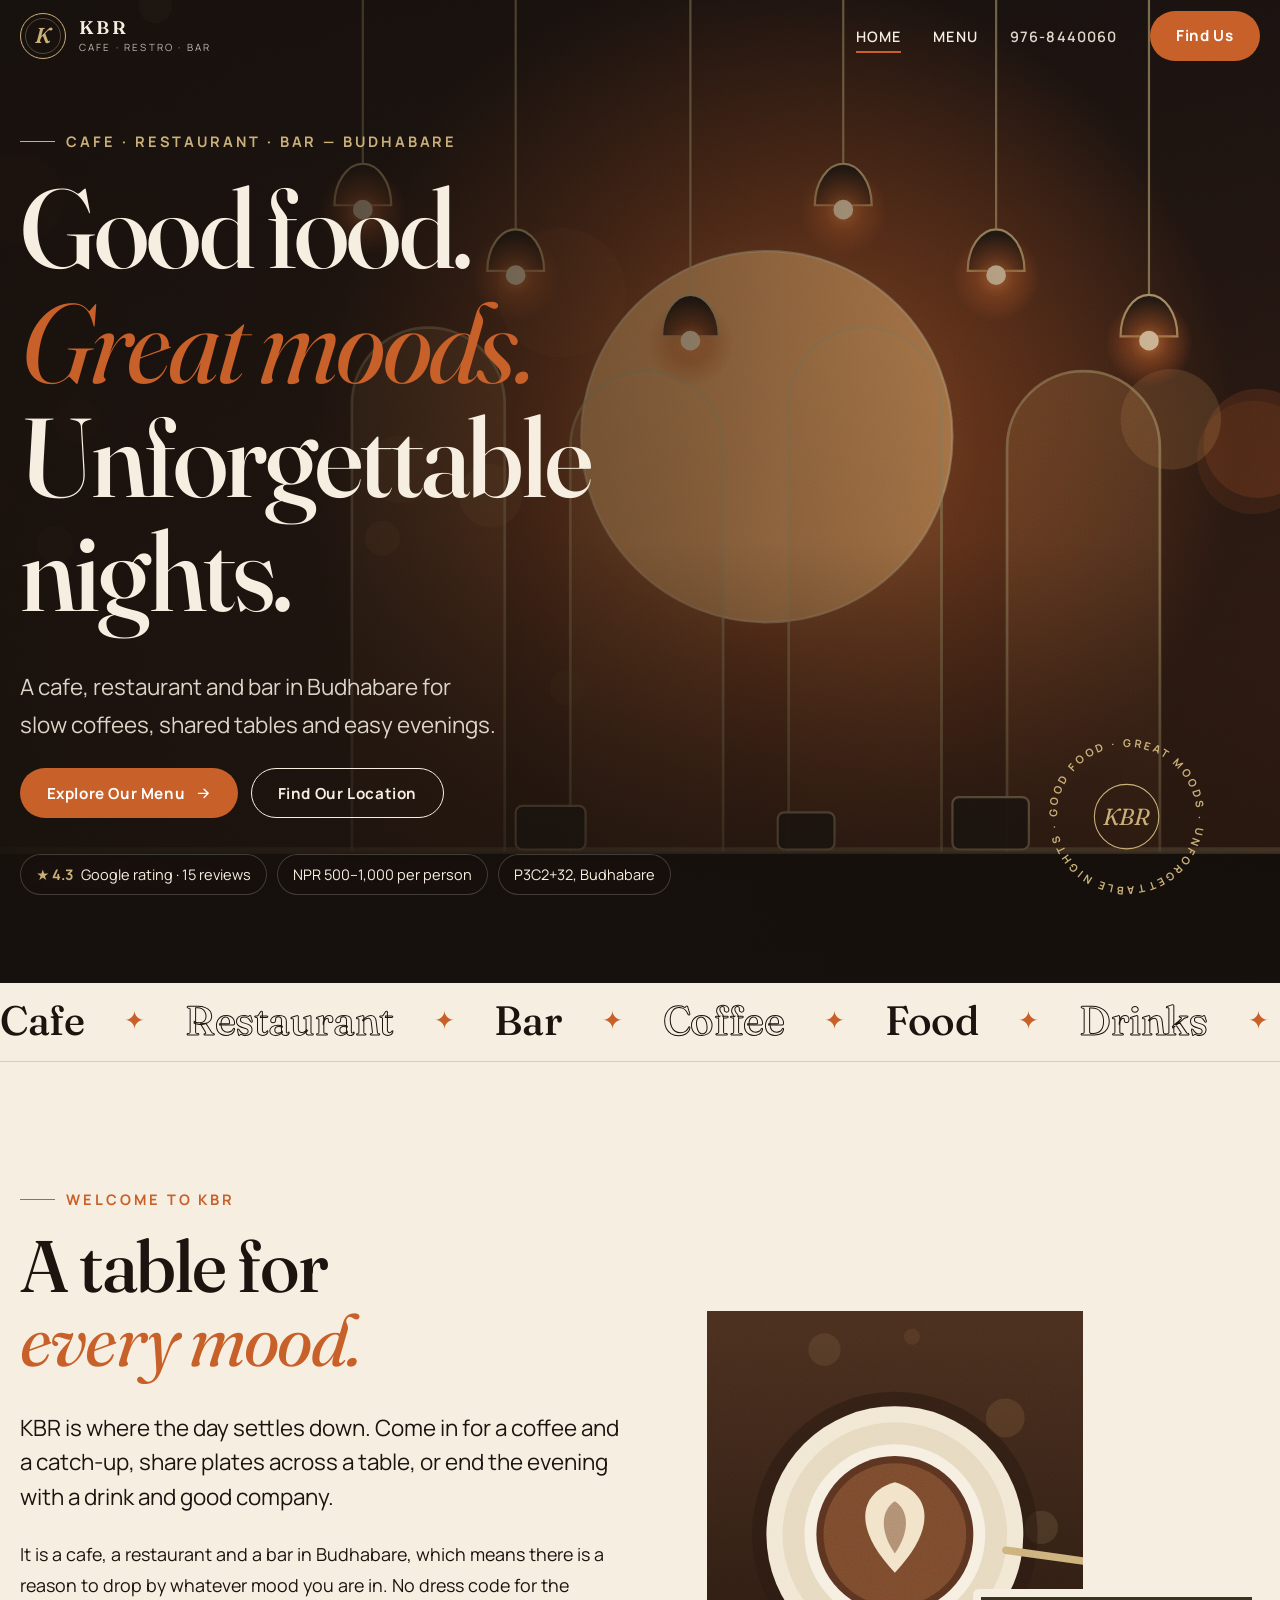
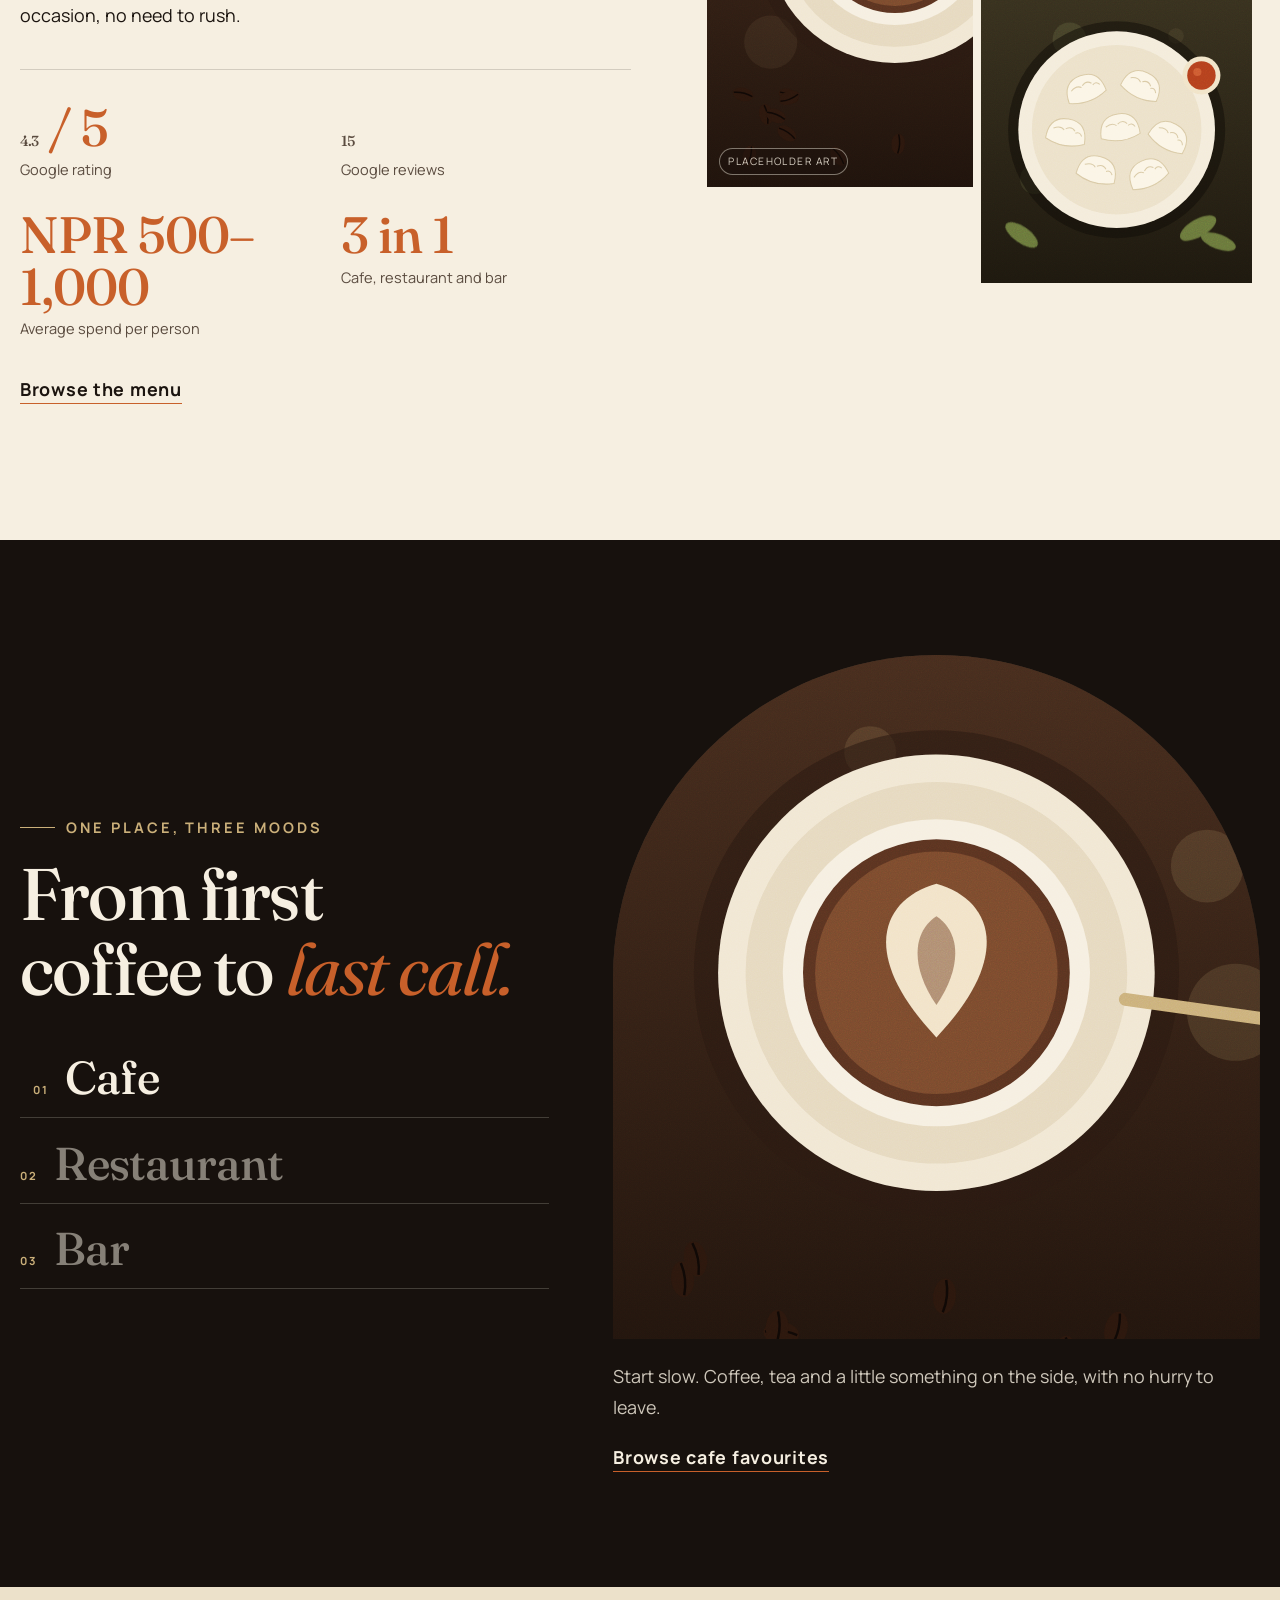
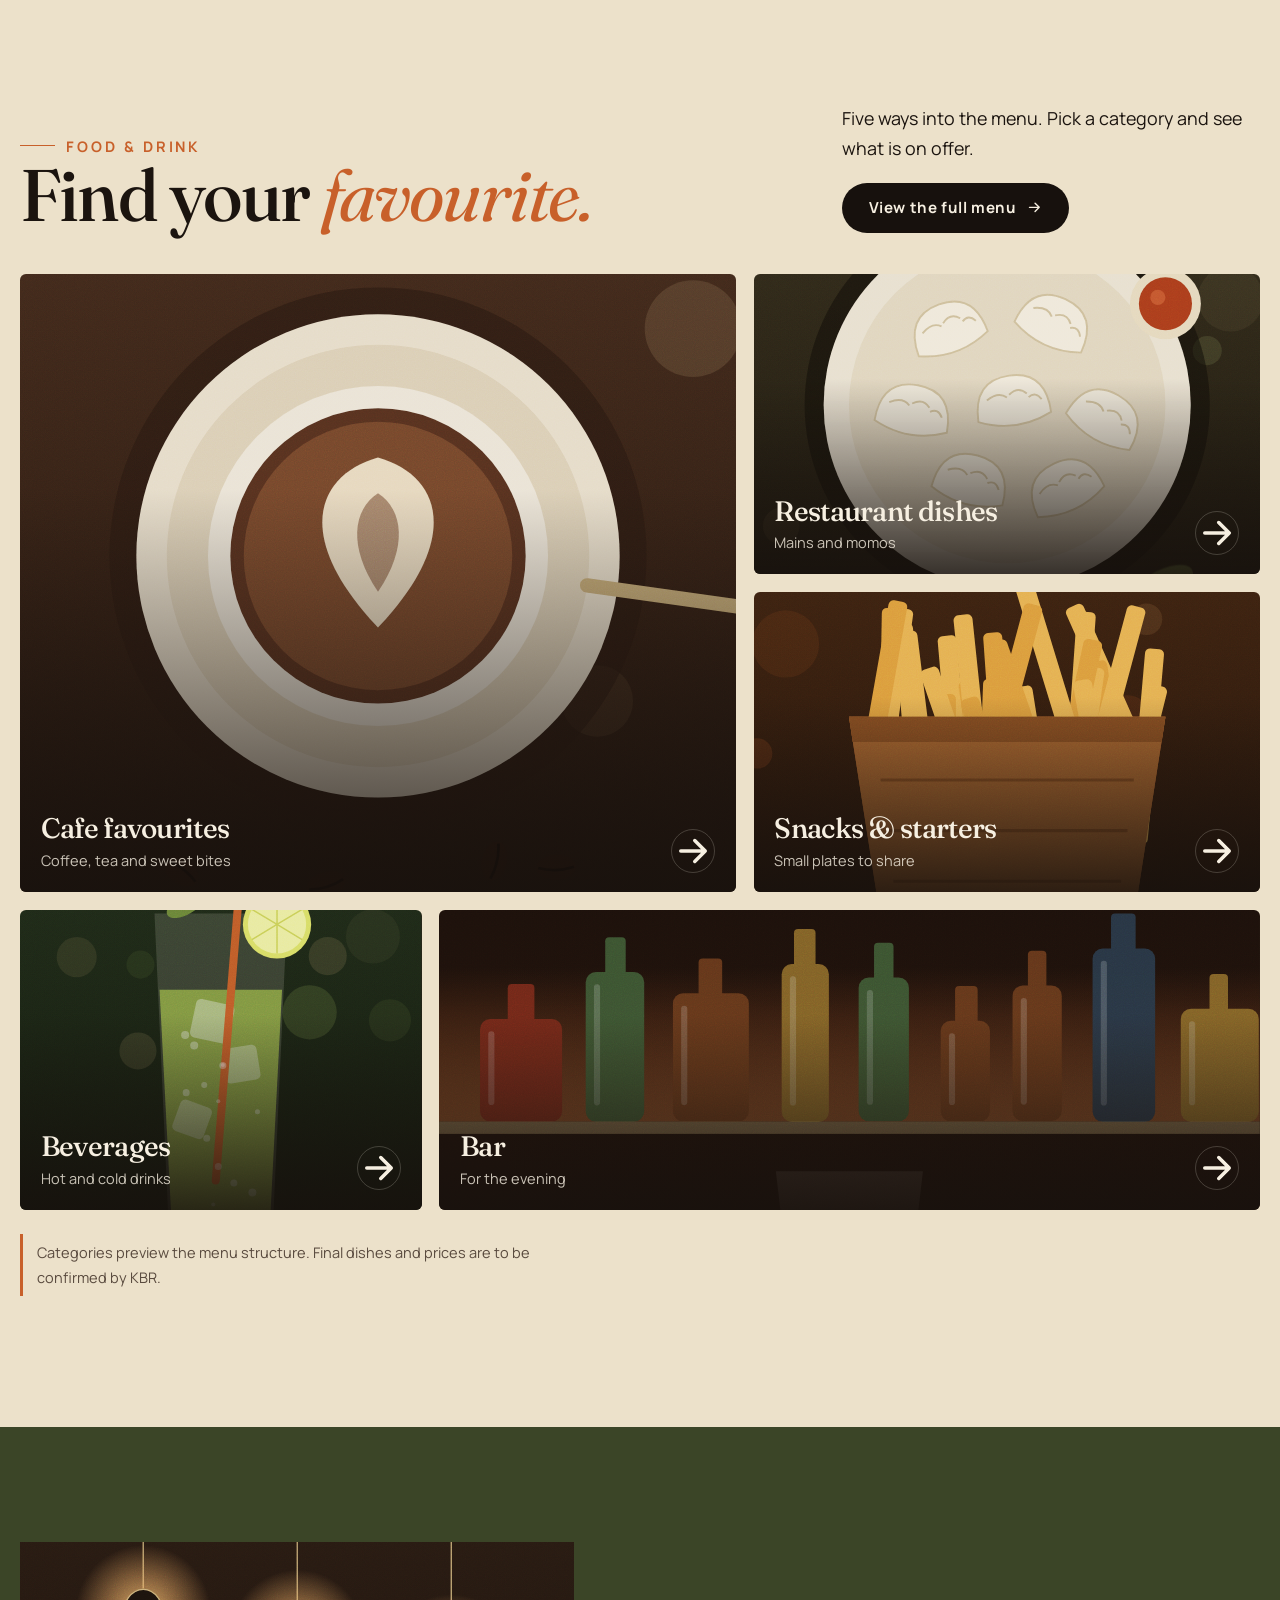
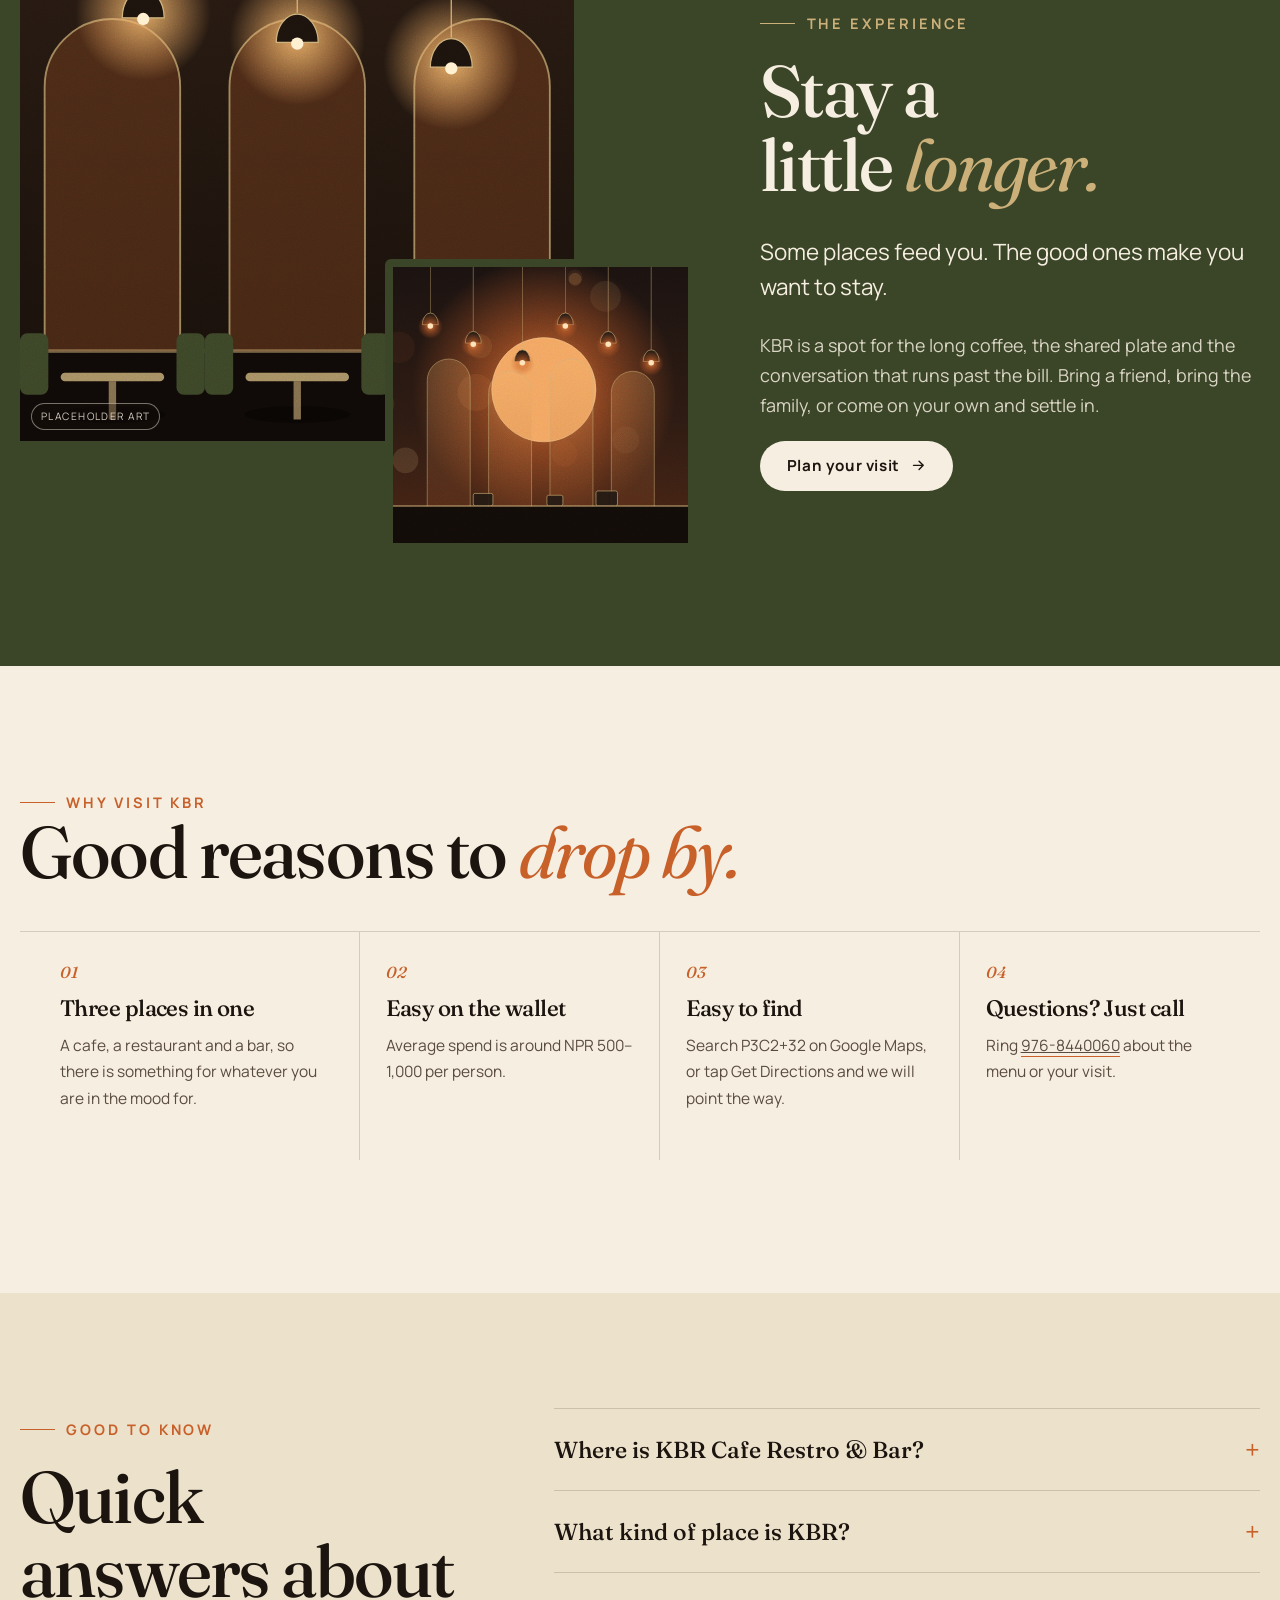
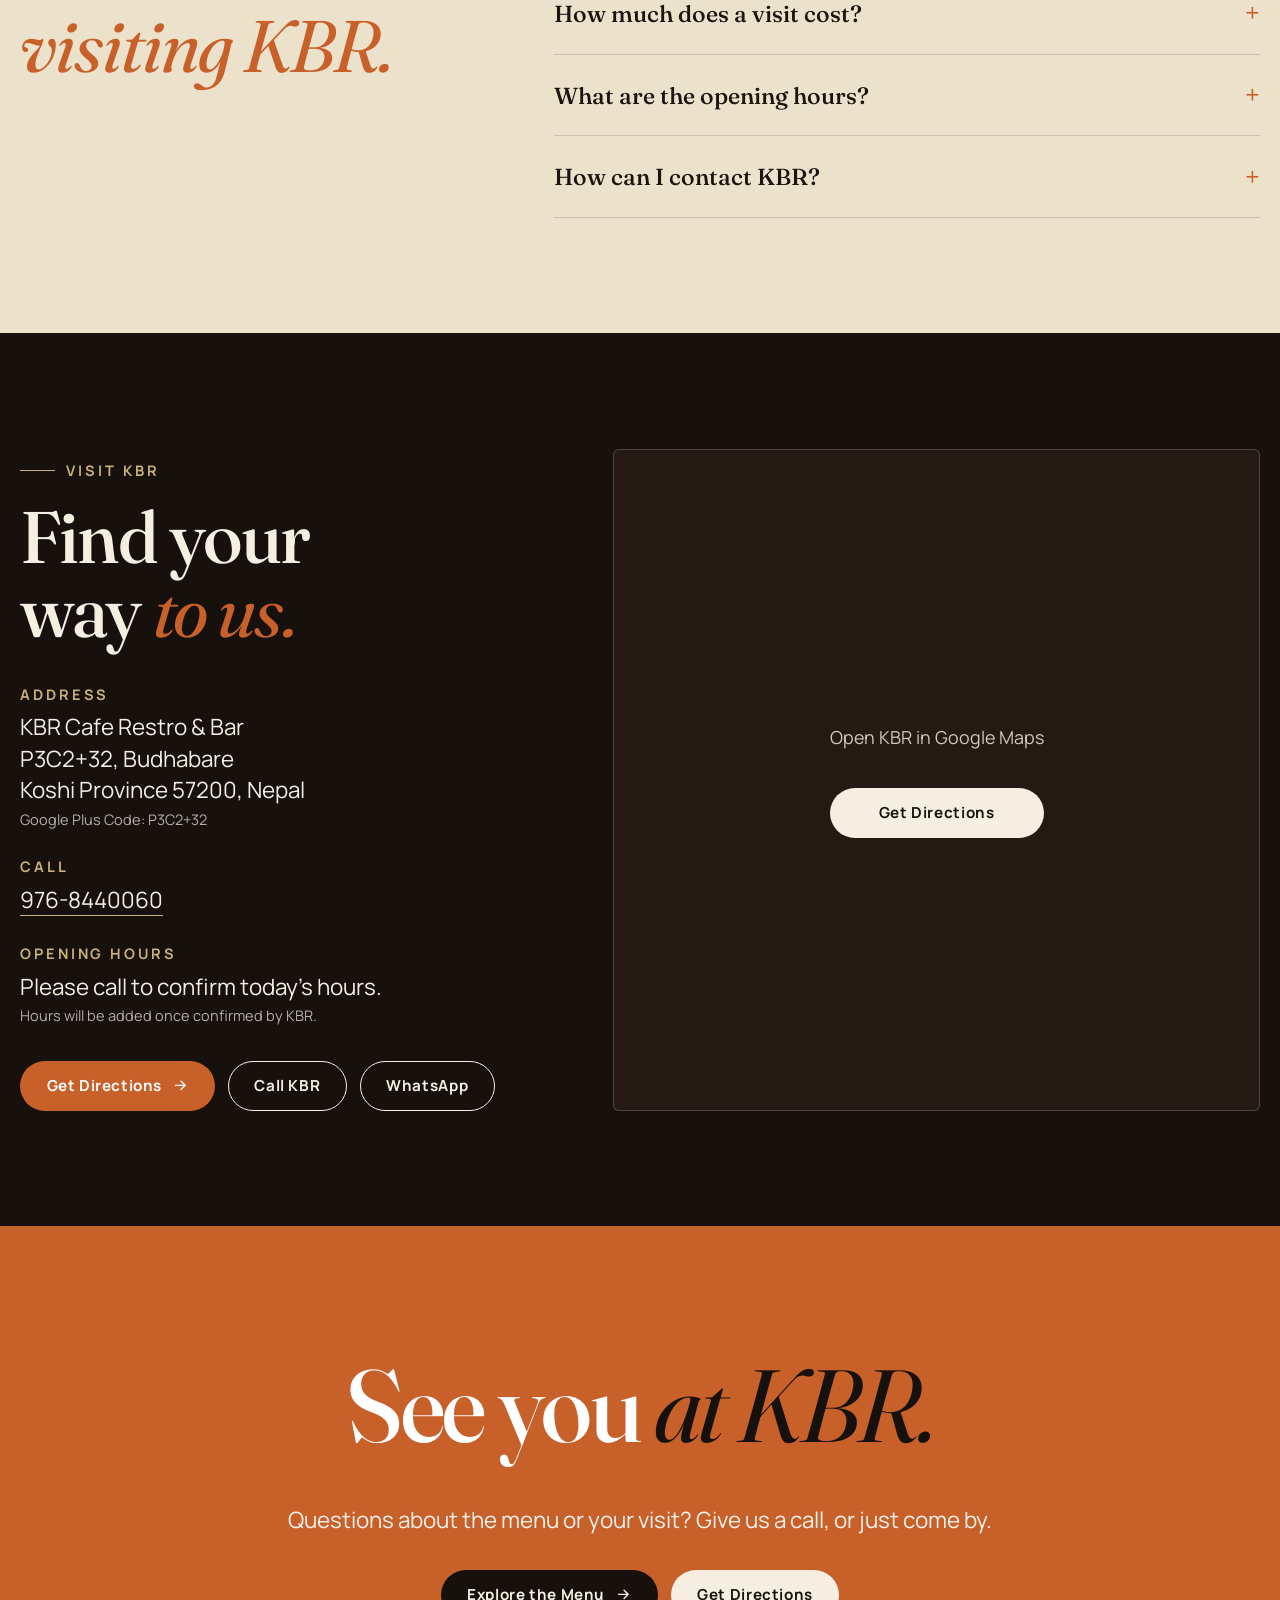
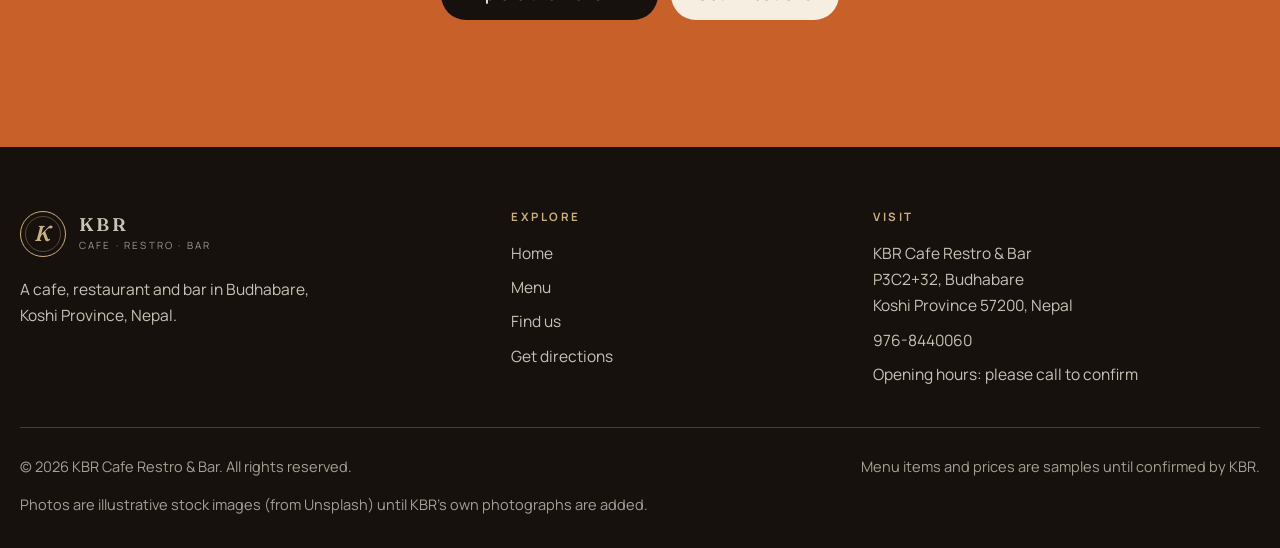
<file: index.html>
<!doctype html>
<html lang="en">
<head>
<meta charset="utf-8">
<meta name="viewport" content="width=device-width, initial-scale=1, viewport-fit=cover">
<title>KBR Cafe Restro &amp; Bar | Cafe, Restaurant &amp; Bar in Budhabare</title>
<meta name="description" content="KBR Cafe Restro &amp; Bar is a cafe, restaurant and bar in Budhabare, Koshi Province, Nepal. See the menu, get directions and call 976-8440060.">
<meta name="robots" content="index, follow, max-image-preview:large">
<meta name="theme-color" content="#17110d">
<meta property="og:type" content="website">
<meta property="og:site_name" content="KBR Cafe Restro &amp; Bar">
<meta property="og:title" content="KBR Cafe Restro &amp; Bar | Budhabare, Koshi Province">
<meta property="og:description" content="KBR Cafe Restro &amp; Bar is a cafe, restaurant and bar in Budhabare, Koshi Province, Nepal. See the menu, get directions and call 976-8440060.">
<meta property="og:locale" content="en_US">
<meta name="twitter:card" content="summary_large_image">
<link rel="icon" href="assets/favicon.svg" type="image/svg+xml">
<link rel="apple-touch-icon" href="assets/apple-touch-icon.png">
<!--seo:start-->
<!--seo:end-->
<!-- Google Search Console: if you verify with an HTML tag, paste the google-site-verification meta tag on the next line (homepage only) -->

<link rel="preconnect" href="https://images.unsplash.com" crossorigin>
<link rel="preconnect" href="https://fonts.googleapis.com">
<link rel="preconnect" href="https://fonts.gstatic.com" crossorigin>
<link rel="stylesheet" href="https://fonts.googleapis.com/css2?family=Fraunces:ital,opsz,wght@0,9..144,400..700;1,9..144,400..600&amp;family=Manrope:wght@400;500;700&amp;display=swap">
<link rel="stylesheet" href="css/styles.css">
<script type="application/ld+json" id="ld-main">{"@context": "https://schema.org", "@type": ["Restaurant", "CafeOrCoffeeShop", "BarOrPub"], "name": "KBR Cafe Restro & Bar", "description": "A cafe, restaurant and bar in Budhabare, Koshi Province, Nepal.", "telephone": "+977-9768440060", "priceRange": "NPR 500-1,000", "address": {"@type": "PostalAddress", "streetAddress": "P3C2+32", "addressLocality": "Budhabare", "addressRegion": "Koshi Province", "postalCode": "57200", "addressCountry": "NP"}, "hasMap": "https://www.google.com/maps/search/?api=1&query=P3C2%2B32%20Budhabare%2C%20Koshi%20Province%2057200%2C%20Nepal"}</script>
</head>
<body>
<a class="skip" href="#main">Skip to content</a>
<header class="nav">
  <div class="wrap nav__in">
    <a class="logo" href="index.html" aria-label="KBR Cafe Restro &amp; Bar, home">
      <span class="logo__mark" aria-hidden="true">K</span>
      <span class="logo__txt"><b>KBR</b><span>Cafe · Restro · Bar</span></span>
    </a>
    <button class="nav__toggle" type="button" aria-expanded="false" aria-controls="nav-links" aria-label="Open menu"><span></span><span></span><span></span></button>
    <nav aria-label="Primary">
    <ul class="nav__links" id="nav-links">
      <li><a href="index.html" aria-current="page">Home</a></li>
      <li><a href="menu.html">Menu</a></li>
      <li><a class="nav__phone" data-tel href="tel:+9779768440060">976-8440060</a></li>
      <li><a class="btn btn--copper" data-directions target="_blank" rel="noopener" href="https://www.google.com/maps/search/?api=1&amp;query=P3C2%2B32%20Budhabare%2C%20Koshi%20Province%2057200%2C%20Nepal">Find Us</a></li>
    </ul>
    </nav>
  </div>
</header>

<main id="main">

<section class="hero" aria-labelledby="hero-title">
  <div class="photo " data-slot="hero" data-art="night" data-eager></div>
  <div class="wrap hero__in">
    <p class="eyebrow">Cafe · Restaurant · Bar — Budhabare</p>
    <h1 id="hero-title"><span class="sr-only">KBR Cafe Restro &amp; Bar in Budhabare, Koshi Province: </span><span>Good food.</span><span><em>Great moods.</em></span><span>Unforgettable</span><span>nights.</span></h1>
    <p class="hero__sub">A cafe, restaurant and bar in Budhabare for slow coffees, shared tables and easy evenings.</p>
    <div class="btn-row">
      <a class="btn btn--copper" href="menu.html">Explore Our Menu <svg viewBox="0 0 24 24" fill="none" stroke="currentColor" stroke-width="2" stroke-linecap="round" stroke-linejoin="round" aria-hidden="true"><path d="M5 12h14M13 6l6 6-6 6"/></svg></a>
      <a class="btn btn--line" href="#visit">Find Our Location</a>
    </div>
    <div class="chips" aria-label="Quick facts">
      <span class="chip"><b>★ 4.3</b> Google rating · 15 reviews</span>
      <span class="chip">NPR 500–1,000 per person</span>
      <span class="chip">P3C2+32, Budhabare</span>
    </div>
  </div>
  <div class="badge" aria-hidden="true">
    <svg viewBox="0 0 200 200"><defs><path id="circ" d="M100,100 m-78,0 a78,78 0 1,1 156,0 a78,78 0 1,1 -156,0"/></defs>
      <g class="spin"><text font-size="12" fill="currentColor" font-family="Manrope,sans-serif" font-weight="700" textLength="480" lengthAdjust="spacing"><textPath href="#circ" textLength="480" lengthAdjust="spacing">GOOD FOOD · GREAT MOODS · UNFORGETTABLE NIGHTS · </textPath></text></g>
      <circle cx="100" cy="100" r="36" fill="none" stroke="currentColor" stroke-width="1.2"/>
      <text x="100" y="109" text-anchor="middle" font-size="26" fill="currentColor" font-family="Fraunces,Georgia,serif" font-style="italic">KBR</text></svg>
  </div>
</section>

<div class="marquee" aria-hidden="true"><div class="marquee__track"><span>Cafe</span><i>✦</i><span class="o">Restaurant</span><i>✦</i><span>Bar</span><i>✦</i><span class="o">Coffee</span><i>✦</i><span>Food</span><i>✦</i><span class="o">Drinks</span><i>✦</i><span>Good company</span><i>✦</i><span>Cafe</span><i>✦</i><span class="o">Restaurant</span><i>✦</i><span>Bar</span><i>✦</i><span class="o">Coffee</span><i>✦</i><span>Food</span><i>✦</i><span class="o">Drinks</span><i>✦</i><span>Good company</span><i>✦</i></div></div>

<section class="section" id="about" aria-labelledby="about-title">
  <div class="wrap intro">
    <div class="reveal">
      <p class="eyebrow">Welcome to KBR</p>
      <h2 id="about-title">A table for <em>every mood.</em></h2>
      <p class="lede">KBR is where the day settles down. Come in for a coffee and a catch-up, share plates across a table, or end the evening with a drink and good company.</p>
      <p>It is a cafe, a restaurant and a bar in Budhabare, which means there is a reason to drop by whatever mood you are in. No dress code for the occasion, no need to rush.</p>
      <div class="stats">
        <div class="stat"><b><span data-count="4.3" data-decimals="1">4.3</span> / 5</b><span>Google rating</span></div>
        <div class="stat"><b><span data-count="15">15</span></b><span>Google reviews</span></div>
        <div class="stat"><b>NPR 500–1,000</b><span>Average spend per person</span></div>
        <div class="stat"><b>3 in 1</b><span>Cafe, restaurant and bar</span></div>
      </div>
      <p style="margin-top:2rem"><a class="link" href="menu.html">Browse the menu</a></p>
    </div>
    <div class="collage reveal" style="--d:.15s">
      <div class="photo photo--hover" data-slot="intro1" data-art="coffee" data-tag></div>
      <div class="photo photo--hover" data-slot="intro2" data-art="plate" ></div>
    </div>
  </div>
</section>

<section class="section dark" id="moods" aria-labelledby="moods-title">
  <div class="wrap moods">
    <div class="reveal">
      <p class="eyebrow">One place, three moods</p>
      <h2 id="moods-title">From first coffee to <em>last call.</em></h2>
      <div class="tablist" role="tablist" aria-label="KBR moods" aria-orientation="vertical">
        <button class="tab" role="tab" type="button" id="tab-cafe" aria-controls="panel-cafe" aria-selected="true"><small>01</small>Cafe</button>
        <button class="tab" role="tab" type="button" id="tab-rest" aria-controls="panel-rest" aria-selected="false" tabindex="-1"><small>02</small>Restaurant</button>
        <button class="tab" role="tab" type="button" id="tab-bar" aria-controls="panel-bar" aria-selected="false" tabindex="-1"><small>03</small>Bar</button>
      </div>
    </div>
    <div class="reveal" style="--d:.15s">
      <div class="mood-panel" role="tabpanel" id="panel-cafe" aria-labelledby="tab-cafe">
        <div class="photo mood-frame arch photo--hover" data-slot="moodCafe" data-art="coffee" ></div>
        <p style="margin-top:1.4rem">Start slow. Coffee, tea and a little something on the side, with no hurry to leave.</p>
        <a class="link" href="menu.html#cafe">Browse cafe favourites</a>
      </div>
      <div class="mood-panel" role="tabpanel" id="panel-rest" aria-labelledby="tab-rest" hidden>
        <div class="photo mood-frame arch photo--hover" data-slot="moodRest" data-art="plate" ></div>
        <p style="margin-top:1.4rem">Sit down properly. Plates to share, mains to settle into, and a table to catch up around.</p>
        <a class="link" href="menu.html#mains">See restaurant dishes</a>
      </div>
      <div class="mood-panel" role="tabpanel" id="panel-bar" aria-labelledby="tab-bar" hidden>
        <div class="photo mood-frame arch photo--hover" data-slot="moodBar" data-art="bar" ></div>
        <p style="margin-top:1.4rem">When the evening arrives, a cold drink and easy company are never far away.</p>
        <a class="link" href="menu.html#bar">Explore the bar</a>
      </div>
    </div>
  </div>
</section>

<section class="section tint" id="menu-preview" aria-labelledby="menu-title">
  <div class="wrap">
    <div class="sec-head reveal">
      <div><p class="eyebrow">Food &amp; drink</p><h2 id="menu-title">Find your <em>favourite.</em></h2></div>
      <div><p>Five ways into the menu. Pick a category and see what is on offer.</p><a class="btn btn--dark" href="menu.html" style="margin-top:1.2rem">View the full menu <svg viewBox="0 0 24 24" fill="none" stroke="currentColor" stroke-width="2" stroke-linecap="round" stroke-linejoin="round" aria-hidden="true"><path d="M5 12h14M13 6l6 6-6 6"/></svg></a></div>
    </div>
    <div class="cats">
      <a class="card c1 reveal" href="menu.html#cafe">
        <div class="photo " data-slot="catCafe" data-art="coffee" ></div>
        <div class="card__body"><div><h3>Cafe favourites</h3><small>Coffee, tea and sweet bites</small></div><span class="card__go" aria-hidden="true"><svg viewBox="0 0 24 24" fill="none" stroke="currentColor" stroke-width="2" stroke-linecap="round" stroke-linejoin="round" aria-hidden="true"><path d="M5 12h14M13 6l6 6-6 6"/></svg></span></div>
      </a>
      <a class="card c2 reveal" href="menu.html#mains">
        <div class="photo " data-slot="catRest" data-art="plate" ></div>
        <div class="card__body"><div><h3>Restaurant dishes</h3><small>Mains and momos</small></div><span class="card__go" aria-hidden="true"><svg viewBox="0 0 24 24" fill="none" stroke="currentColor" stroke-width="2" stroke-linecap="round" stroke-linejoin="round" aria-hidden="true"><path d="M5 12h14M13 6l6 6-6 6"/></svg></span></div>
      </a>
      <a class="card c3 reveal" href="menu.html#starters">
        <div class="photo " data-slot="catSnack" data-art="snack" ></div>
        <div class="card__body"><div><h3>Snacks &amp; starters</h3><small>Small plates to share</small></div><span class="card__go" aria-hidden="true"><svg viewBox="0 0 24 24" fill="none" stroke="currentColor" stroke-width="2" stroke-linecap="round" stroke-linejoin="round" aria-hidden="true"><path d="M5 12h14M13 6l6 6-6 6"/></svg></span></div>
      </a>
      <a class="card c4 reveal" href="menu.html#beverages">
        <div class="photo " data-slot="catDrink" data-art="drink" ></div>
        <div class="card__body"><div><h3>Beverages</h3><small>Hot and cold drinks</small></div><span class="card__go" aria-hidden="true"><svg viewBox="0 0 24 24" fill="none" stroke="currentColor" stroke-width="2" stroke-linecap="round" stroke-linejoin="round" aria-hidden="true"><path d="M5 12h14M13 6l6 6-6 6"/></svg></span></div>
      </a>
      <a class="card c5 reveal" href="menu.html#bar">
        <div class="photo " data-slot="catBar" data-art="bar" ></div>
        <div class="card__body"><div><h3>Bar</h3><small>For the evening</small></div><span class="card__go" aria-hidden="true"><svg viewBox="0 0 24 24" fill="none" stroke="currentColor" stroke-width="2" stroke-linecap="round" stroke-linejoin="round" aria-hidden="true"><path d="M5 12h14M13 6l6 6-6 6"/></svg></span></div>
      </a>
    </div>
    <p class="sample-note" data-sample-note>Categories preview the menu structure. Final dishes and prices are to be confirmed by KBR.</p>
  </div>
</section>

<section class="section olive" id="atmosphere" aria-labelledby="atmos-title">
  <div class="wrap atmos">
    <div class="atmos__imgs reveal">
      <div class="photo photo--hover" data-slot="atmos1" data-art="space" data-tag></div>
      <div class="photo photo--hover" data-slot="atmos2" data-art="night" ></div>
    </div>
    <div class="reveal" style="--d:.15s">
      <p class="eyebrow">The experience</p>
      <h2 id="atmos-title">Stay a little <em style="color:var(--champagne)">longer.</em></h2>
      <p class="lede">Some places feed you. The good ones make you want to stay.</p>
      <p>KBR is a spot for the long coffee, the shared plate and the conversation that runs past the bill. Bring a friend, bring the family, or come on your own and settle in.</p>
      <a class="btn btn--light" href="#visit">Plan your visit <svg viewBox="0 0 24 24" fill="none" stroke="currentColor" stroke-width="2" stroke-linecap="round" stroke-linejoin="round" aria-hidden="true"><path d="M5 12h14M13 6l6 6-6 6"/></svg></a>
    </div>
  </div>
</section>

<section class="section" id="why" aria-labelledby="why-title">
  <div class="wrap">
    <div class="sec-head reveal"><div><p class="eyebrow">Why visit KBR</p><h2 id="why-title">Good reasons to <em>drop by.</em></h2></div></div>
    <ul class="why reveal">
      <li><span class="n">01</span><h3>Three places in one</h3><p>A cafe, a restaurant and a bar, so there is something for whatever you are in the mood for.</p></li>
      <li><span class="n">02</span><h3>Easy on the wallet</h3><p>Average spend is around NPR 500–1,000 per person.</p></li>
      <li><span class="n">03</span><h3>Easy to find</h3><p>Search P3C2+32 on Google Maps, or tap Get Directions and we will point the way.</p></li>
      <li><span class="n">04</span><h3>Questions? Just call</h3><p>Ring <a data-tel href="tel:+9779768440060" style="border-bottom:1px solid var(--copper)">976-8440060</a> about the menu or your visit.</p></li>
    </ul>
  </div>
</section>

<section class="section tint" id="faq" aria-labelledby="faq-title">
  <div class="wrap faq">
    <div class="reveal"><p class="eyebrow">Good to know</p><h2 id="faq-title">Quick answers about <em>visiting KBR.</em></h2></div>
    <div class="reveal" style="--d:.1s">
      <details><summary>Where is KBR Cafe Restro &amp; Bar?</summary><p>KBR is in Budhabare, Koshi Province, Nepal. Its Google Plus Code is P3C2+32. Tap Get Directions to open the location in Google Maps.</p></details>
      <details><summary>What kind of place is KBR?</summary><p>KBR is a cafe, a restaurant and a bar. Browse the <a href="menu.html" style="border-bottom:1px solid var(--copper)">menu</a> to see what is on offer.</p></details>
      <details><summary>How much does a visit cost?</summary><p>Average spend is around NPR 500–1,000 per person.</p></details>
      <details><summary>What are the opening hours?</summary><p>Please call <a data-tel href="tel:+9779768440060" style="border-bottom:1px solid var(--copper)">976-8440060</a> to confirm today’s hours.</p></details>
      <details><summary>How can I contact KBR?</summary><p>Call <a data-tel href="tel:+9779768440060" style="border-bottom:1px solid var(--copper)">976-8440060</a>, or use the Get Directions button to find the restaurant.</p></details>
    </div>
  </div>
</section>

<section class="section dark" id="visit" aria-labelledby="visit-title">
  <div class="wrap visit">
    <div class="reveal">
      <p class="eyebrow">Visit KBR</p>
      <h2 id="visit-title">Find your way <em>to us.</em></h2>
      <dl class="info">
        <div><dt>Address</dt><dd><address>KBR Cafe Restro &amp; Bar<br>P3C2+32, Budhabare<br>Koshi Province 57200, Nepal</address><small>Google Plus Code: P3C2+32</small></dd></div>
        <div><dt>Call</dt><dd><a data-tel href="tel:+9779768440060">976-8440060</a></dd></div>
        <div><dt>Opening hours</dt><dd>Please call to confirm today’s hours.<small>Hours will be added once confirmed by KBR.</small></dd></div>
      </dl>
      <div class="btn-row">
        <a class="btn btn--copper" data-directions target="_blank" rel="noopener" href="https://www.google.com/maps/search/?api=1&amp;query=P3C2%2B32%20Budhabare%2C%20Koshi%20Province%2057200%2C%20Nepal">Get Directions <svg viewBox="0 0 24 24" fill="none" stroke="currentColor" stroke-width="2" stroke-linecap="round" stroke-linejoin="round" aria-hidden="true"><path d="M5 12h14M13 6l6 6-6 6"/></svg></a>
        <a class="btn btn--line" data-tel href="tel:+9779768440060">Call KBR</a>
        <a class="btn btn--line" data-wa hidden target="_blank" rel="noopener" href="#">WhatsApp</a>
      </div>
    </div>
    <div class="map reveal" style="--d:.15s">
      <div class="map__fallback"><p>Open KBR in Google Maps</p><a class="btn btn--light" data-directions target="_blank" rel="noopener" href="https://www.google.com/maps/search/?api=1&amp;query=P3C2%2B32%20Budhabare%2C%20Koshi%20Province%2057200%2C%20Nepal">Get Directions</a></div>
      <iframe id="map-frame" title="Map showing KBR Cafe Restro &amp; Bar in Budhabare" loading="lazy" referrerpolicy="no-referrer-when-downgrade" src="https://www.google.com/maps?q=P3C2%2B32%20Budhabare%2C%20Koshi%20Province%2057200%2C%20Nepal&amp;output=embed"></iframe>
    </div>
  </div>
</section>

<section class="section copper-bg final" aria-labelledby="final-title">
  <div class="wrap reveal">
    <h2 id="final-title">See you <em>at KBR.</em></h2>
    <p class="lede">Questions about the menu or your visit? Give us a call, or just come by.</p>
    <div class="btn-row">
      <a class="btn btn--dark" href="menu.html">Explore the Menu <svg viewBox="0 0 24 24" fill="none" stroke="currentColor" stroke-width="2" stroke-linecap="round" stroke-linejoin="round" aria-hidden="true"><path d="M5 12h14M13 6l6 6-6 6"/></svg></a>
      <a class="btn btn--light" data-directions target="_blank" rel="noopener" href="https://www.google.com/maps/search/?api=1&amp;query=P3C2%2B32%20Budhabare%2C%20Koshi%20Province%2057200%2C%20Nepal">Get Directions</a>
    </div>
  </div>
</section>

</main>
<footer class="footer">
  <div class="wrap">
    <div class="footer__grid">
      <div>
        <a class="logo" href="index.html" aria-label="KBR Cafe Restro &amp; Bar, home"><span class="logo__mark" aria-hidden="true" style="color:var(--champagne)">K</span><span class="logo__txt"><b>KBR</b><span>Cafe · Restro · Bar</span></span></a>
        <p style="margin-top:1.2rem;max-width:34ch">A cafe, restaurant and bar in Budhabare, Koshi Province, Nepal.</p>
      </div>
      <div>
        <h3>Explore</h3>
        <nav aria-label="Footer">
        <ul>
          <li><a href="index.html">Home</a></li>
          <li><a href="menu.html">Menu</a></li>
          <li><a href="#visit">Find us</a></li>
          <li><a data-directions target="_blank" rel="noopener" href="https://www.google.com/maps/search/?api=1&amp;query=P3C2%2B32%20Budhabare%2C%20Koshi%20Province%2057200%2C%20Nepal">Get directions</a></li>
        </ul>
        </nav>
      </div>
      <div>
        <h3>Visit</h3>
        <ul>
          <li><address>KBR Cafe Restro &amp; Bar<br>P3C2+32, Budhabare<br>Koshi Province 57200, Nepal</address></li>
          <li><a data-tel href="tel:+9779768440060">976-8440060</a></li>
          <li>Opening hours: please call to confirm</li>
        </ul>
      </div>
    </div>
    <div class="footer__bottom">
      <span>© <span data-year>2026</span> KBR Cafe Restro &amp; Bar. All rights reserved.</span>
      <span data-sample-note>Menu items and prices are samples until confirmed by KBR.</span>
      <span data-placeholder-note>Photos are illustrative stock images (from Unsplash) until KBR's own photographs are added.</span>
    </div>
  </div>
</footer>
<nav class="bar" aria-label="Quick actions">
  <a class="btn btn--line" data-tel href="tel:+9779768440060">Call</a>
  <a class="btn btn--line" data-directions target="_blank" rel="noopener" href="https://www.google.com/maps/search/?api=1&amp;query=P3C2%2B32%20Budhabare%2C%20Koshi%20Province%2057200%2C%20Nepal">Directions</a>
  <a class="btn btn--copper" href="#visit">Find Us</a>
</nav>
<script src="data/site.js"></script>
<script src="data/menu.js"></script>
<script src="js/art.js"></script>
<script src="js/main.js"></script>
</body>
</html>
</file>
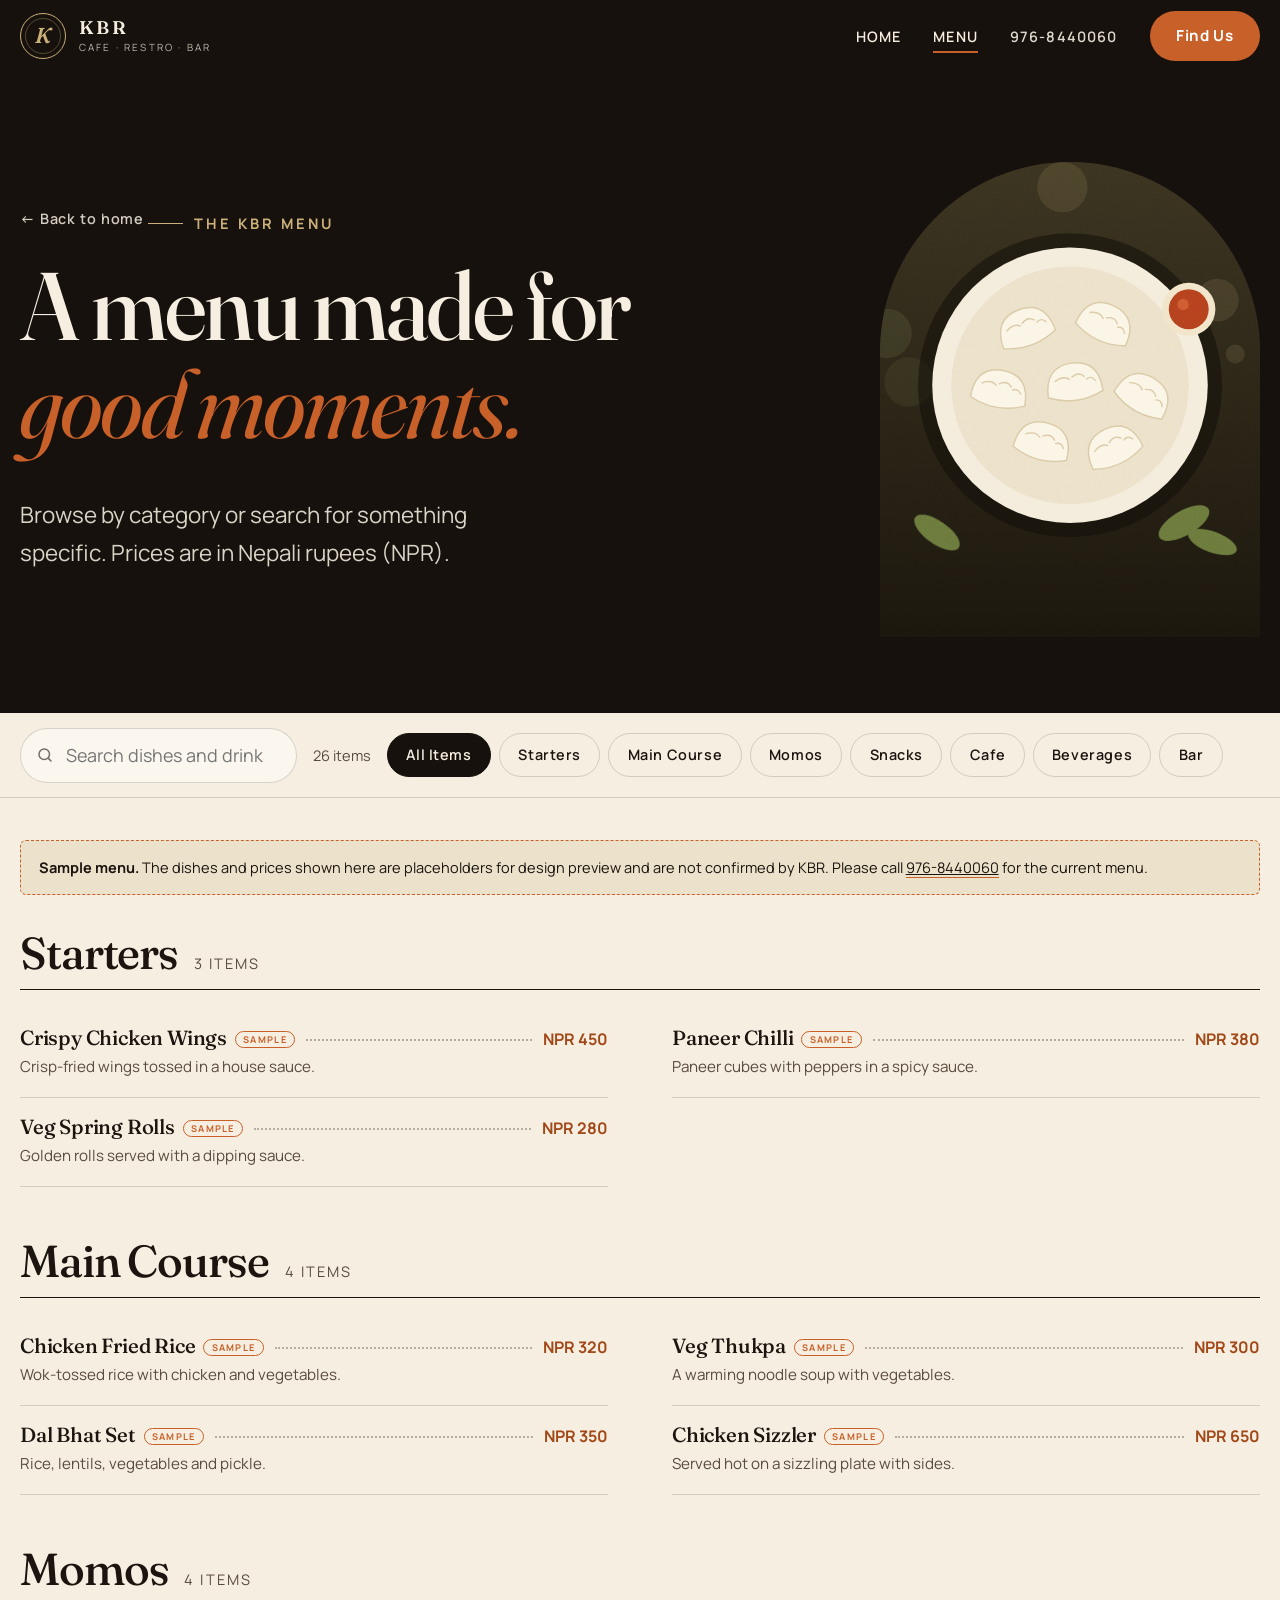
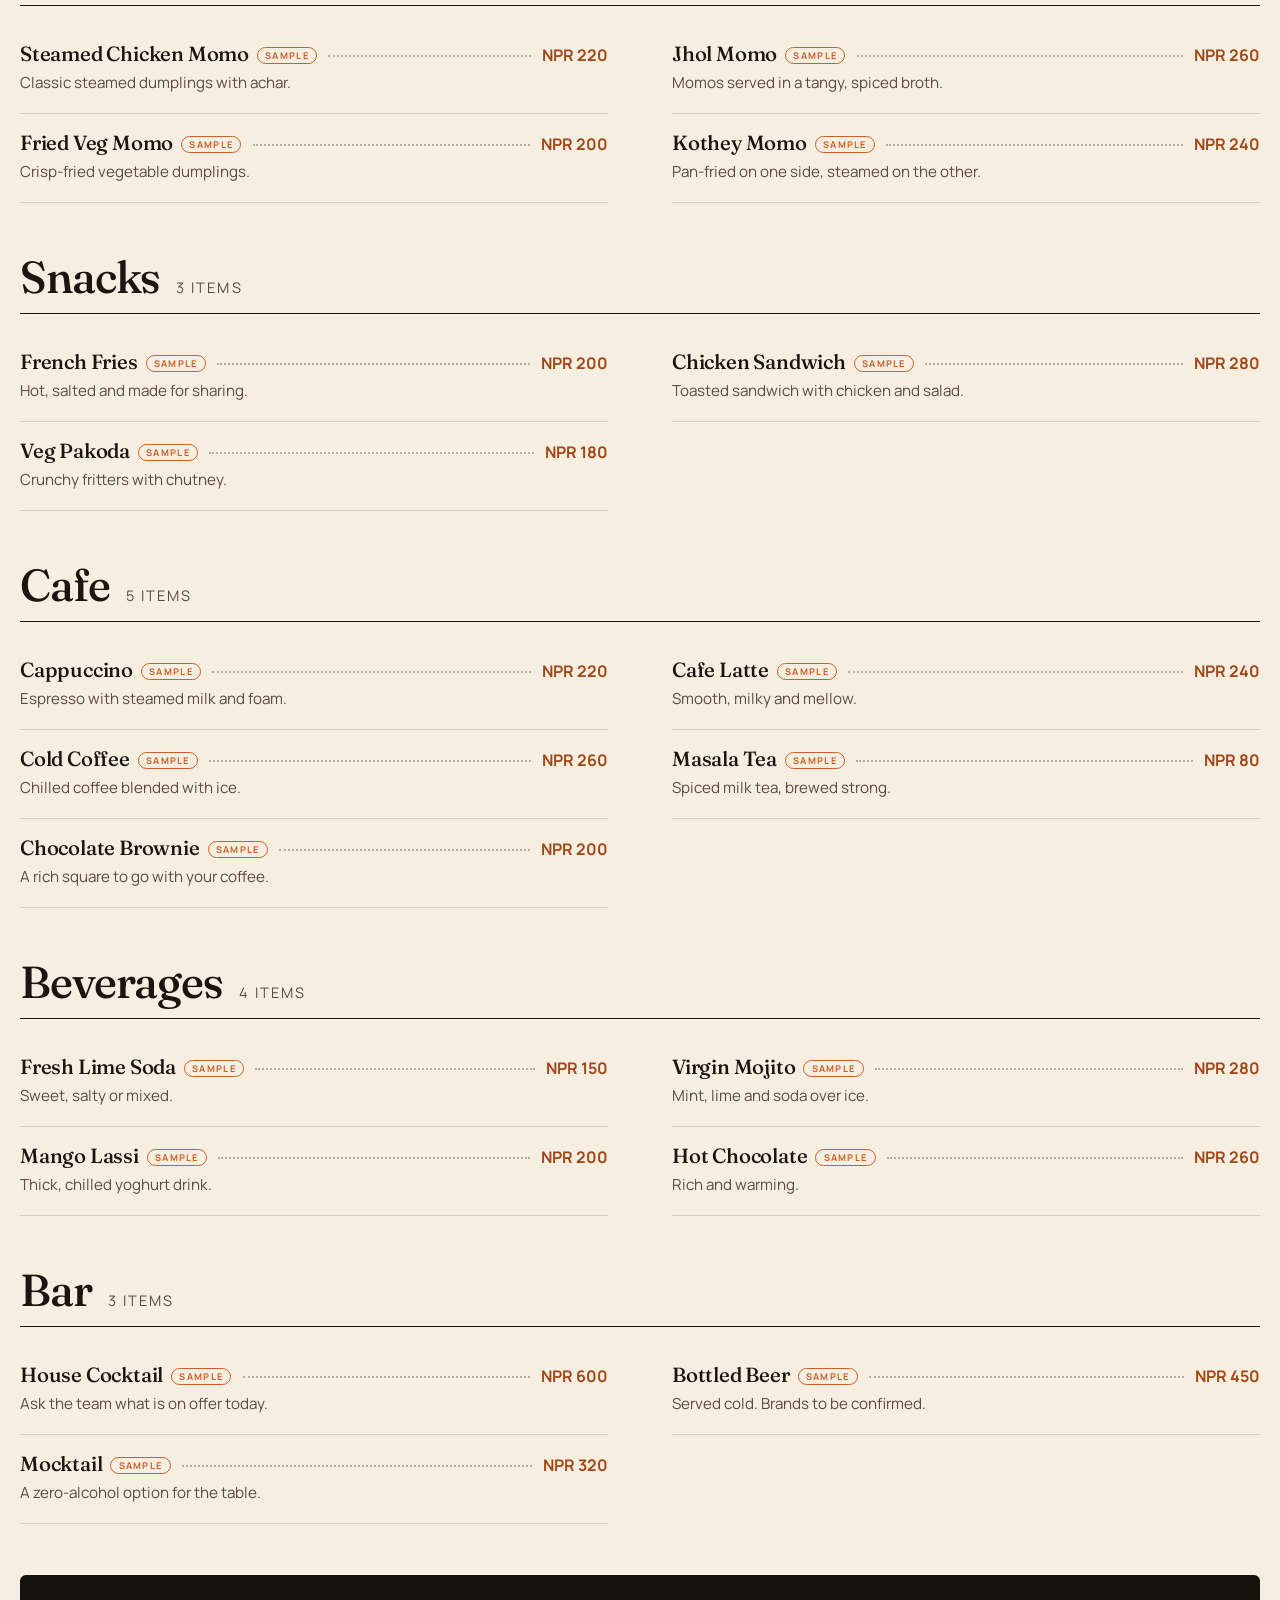
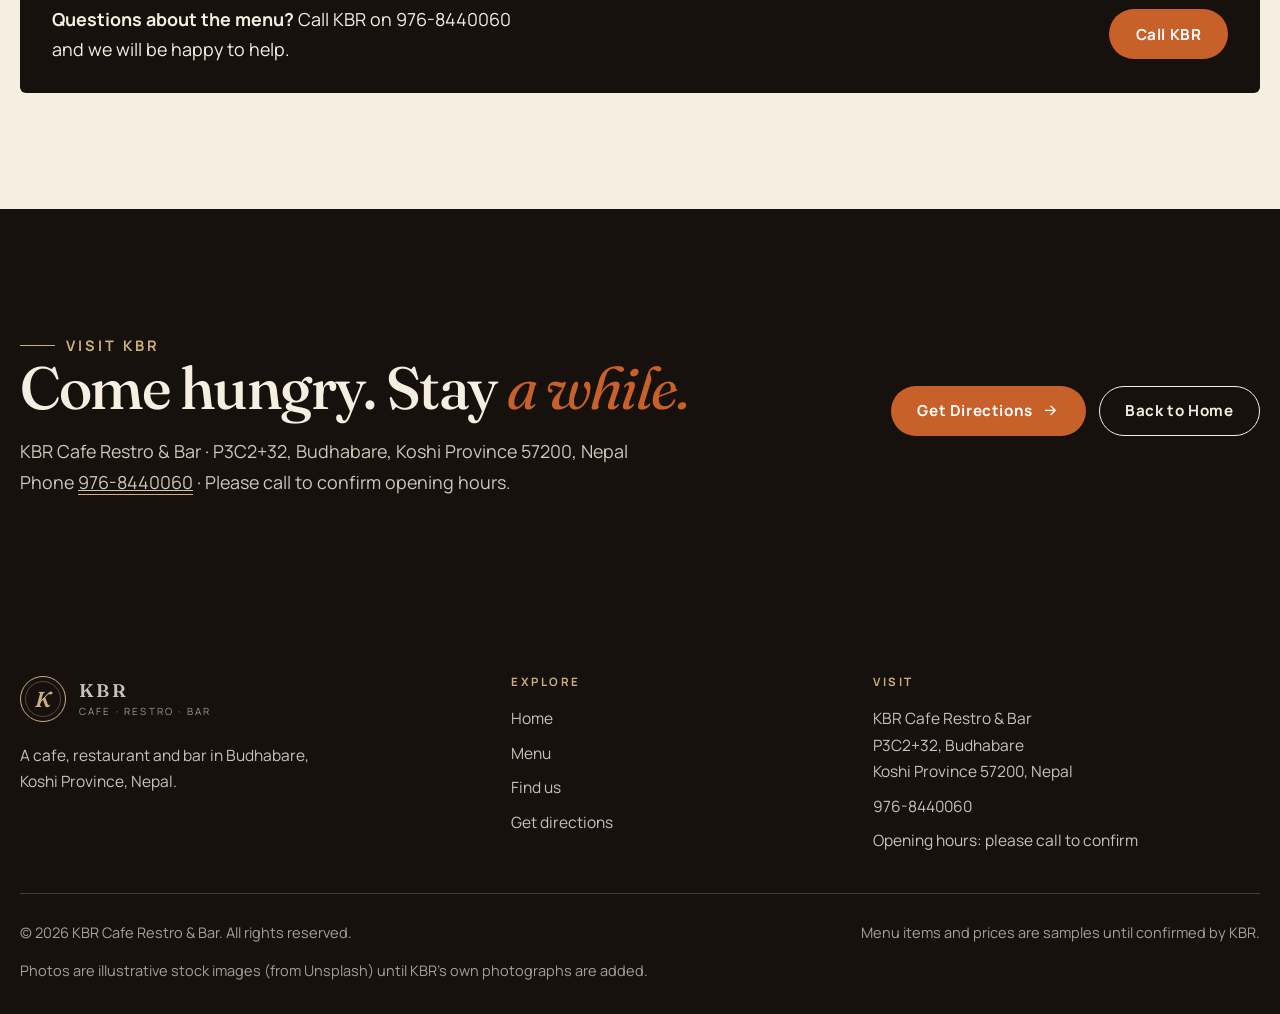
<file: menu.html>
<!doctype html>
<html lang="en">
<head>
<meta charset="utf-8">
<meta name="viewport" content="width=device-width, initial-scale=1, viewport-fit=cover">
<title>Menu | KBR Cafe Restro &amp; Bar in Budhabare, Koshi Province</title>
<meta name="description" content="Browse the menu at KBR Cafe Restro &amp; Bar in Budhabare, Koshi Province, Nepal. Filter by category, search, and call 976-8440060 with questions.">
<meta name="robots" content="index, follow, max-image-preview:large">
<meta name="theme-color" content="#17110d">
<meta property="og:type" content="website">
<meta property="og:site_name" content="KBR Cafe Restro &amp; Bar">
<meta property="og:title" content="Menu | KBR Cafe Restro &amp; Bar">
<meta property="og:description" content="Browse the menu at KBR Cafe Restro &amp; Bar in Budhabare, Koshi Province, Nepal. Filter by category, search, and call 976-8440060 with questions.">
<meta property="og:locale" content="en_US">
<meta name="twitter:card" content="summary_large_image">
<link rel="icon" href="assets/favicon.svg" type="image/svg+xml">
<link rel="apple-touch-icon" href="assets/apple-touch-icon.png">
<!--seo:start-->
<!--seo:end-->
<link rel="preconnect" href="https://images.unsplash.com" crossorigin>
<link rel="preconnect" href="https://fonts.googleapis.com">
<link rel="preconnect" href="https://fonts.gstatic.com" crossorigin>
<link rel="stylesheet" href="https://fonts.googleapis.com/css2?family=Fraunces:ital,opsz,wght@0,9..144,400..700;1,9..144,400..600&amp;family=Manrope:wght@400;500;700&amp;display=swap">
<link rel="stylesheet" href="css/styles.css">
<script type="application/ld+json" id="ld-main">{"@context": "https://schema.org", "@type": "WebPage", "name": "Menu | KBR Cafe Restro & Bar", "about": {"@type": "Restaurant", "name": "KBR Cafe Restro & Bar"}}</script>
</head>
<body>
<a class="skip" href="#main">Skip to content</a>
<header class="nav">
  <div class="wrap nav__in">
    <a class="logo" href="index.html" aria-label="KBR Cafe Restro &amp; Bar, home">
      <span class="logo__mark" aria-hidden="true">K</span>
      <span class="logo__txt"><b>KBR</b><span>Cafe · Restro · Bar</span></span>
    </a>
    <button class="nav__toggle" type="button" aria-expanded="false" aria-controls="nav-links" aria-label="Open menu"><span></span><span></span><span></span></button>
    <nav aria-label="Primary">
    <ul class="nav__links" id="nav-links">
      <li><a href="index.html">Home</a></li>
      <li><a href="menu.html" aria-current="page">Menu</a></li>
      <li><a class="nav__phone" data-tel href="tel:+9779768440060">976-8440060</a></li>
      <li><a class="btn btn--copper" data-directions target="_blank" rel="noopener" href="https://www.google.com/maps/search/?api=1&amp;query=P3C2%2B32%20Budhabare%2C%20Koshi%20Province%2057200%2C%20Nepal">Find Us</a></li>
    </ul>
    </nav>
  </div>
</header>

<main id="main">

<section class="mhero" aria-labelledby="menu-h1">
  <div class="wrap mhero__grid">
    <div>
      <a class="back" href="index.html">← Back to home</a>
      <p class="eyebrow" style="color:var(--champagne)">The KBR menu</p>
      <h1 id="menu-h1"><span class="sr-only">KBR Cafe Restro &amp; Bar menu, Budhabare: </span>A menu made for <em>good moments.</em></h1>
      <p class="hero__sub">Browse by category or search for something specific. Prices are in Nepali rupees (NPR).</p>
    </div>
    <div class="photo arch" data-slot="menuHero" data-art="plate" data-eager></div>
  </div>
</section>

<div class="controls">
  <div class="wrap controls__row">
    <div class="search">
      <svg viewBox="0 0 24 24" fill="none" stroke="currentColor" stroke-width="2" stroke-linecap="round" aria-hidden="true"><circle cx="11" cy="11" r="7"/><path d="M20 20l-3.5-3.5"/></svg>
      <label class="sr-only" for="menu-search">Search the menu</label>
      <input id="menu-search" type="search" placeholder="Search dishes and drinks" autocomplete="off">
    </div>
    <span class="count" id="menu-count" aria-live="polite"></span>
    <div class="tabs" id="menu-tabs" role="group" aria-label="Menu categories"></div>
  </div>
</div>

<section class="section" style="padding-top:2.6rem" aria-label="Menu items">
  <div class="wrap">
    <div class="notice" data-sample-note><strong>Sample menu.</strong> The dishes and prices shown here are placeholders for design preview and are not confirmed by KBR. Please call <a data-tel href="tel:+9779768440060" style="border-bottom:1px solid var(--copper)">976-8440060</a> for the current menu.</div>
    <div id="menu-list"><!--menu:start--><!--menu:end--><noscript><p>Please enable JavaScript to browse the menu, or call <a data-tel href="tel:+9779768440060">976-8440060</a>.</p></noscript></div>
    <div class="empty" id="menu-empty" hidden>
      <h2>Nothing matches <span id="empty-term"></span></h2>
      <p style="margin-inline:auto">Try another word, or clear your search to see everything.</p>
      <button class="btn btn--dark" id="menu-reset" type="button">Show all items</button>
    </div>
    <div class="callbox">
      <p><strong>Questions about the menu?</strong> Call KBR on 976-8440060 and we will be happy to help.</p>
      <a class="btn btn--copper" data-tel href="tel:+9779768440060">Call KBR</a>
    </div>
  </div>
</section>

<section class="section dark" id="visit" aria-labelledby="visit-title">
  <div class="wrap vband">
    <div>
      <p class="eyebrow">Visit KBR</p>
      <h2 id="visit-title">Come hungry. Stay <em>a while.</em></h2>
      <p>KBR Cafe Restro &amp; Bar · P3C2+32, Budhabare, Koshi Province 57200, Nepal<br>Phone <a data-tel href="tel:+9779768440060" style="border-bottom:1px solid var(--champagne)">976-8440060</a> · Please call to confirm opening hours.</p>
    </div>
    <div class="btn-row">
      <a class="btn btn--copper" data-directions target="_blank" rel="noopener" href="https://www.google.com/maps/search/?api=1&amp;query=P3C2%2B32%20Budhabare%2C%20Koshi%20Province%2057200%2C%20Nepal">Get Directions <svg viewBox="0 0 24 24" fill="none" stroke="currentColor" stroke-width="2" stroke-linecap="round" stroke-linejoin="round" aria-hidden="true"><path d="M5 12h14M13 6l6 6-6 6"/></svg></a>
      <a class="btn btn--line" href="index.html">Back to Home</a>
    </div>
  </div>
</section>

</main>
<footer class="footer">
  <div class="wrap">
    <div class="footer__grid">
      <div>
        <a class="logo" href="index.html" aria-label="KBR Cafe Restro &amp; Bar, home"><span class="logo__mark" aria-hidden="true" style="color:var(--champagne)">K</span><span class="logo__txt"><b>KBR</b><span>Cafe · Restro · Bar</span></span></a>
        <p style="margin-top:1.2rem;max-width:34ch">A cafe, restaurant and bar in Budhabare, Koshi Province, Nepal.</p>
      </div>
      <div>
        <h3>Explore</h3>
        <nav aria-label="Footer">
        <ul>
          <li><a href="index.html">Home</a></li>
          <li><a href="menu.html">Menu</a></li>
          <li><a href="#visit">Find us</a></li>
          <li><a data-directions target="_blank" rel="noopener" href="https://www.google.com/maps/search/?api=1&amp;query=P3C2%2B32%20Budhabare%2C%20Koshi%20Province%2057200%2C%20Nepal">Get directions</a></li>
        </ul>
        </nav>
      </div>
      <div>
        <h3>Visit</h3>
        <ul>
          <li><address>KBR Cafe Restro &amp; Bar<br>P3C2+32, Budhabare<br>Koshi Province 57200, Nepal</address></li>
          <li><a data-tel href="tel:+9779768440060">976-8440060</a></li>
          <li>Opening hours: please call to confirm</li>
        </ul>
      </div>
    </div>
    <div class="footer__bottom">
      <span>© <span data-year>2026</span> KBR Cafe Restro &amp; Bar. All rights reserved.</span>
      <span data-sample-note>Menu items and prices are samples until confirmed by KBR.</span>
      <span data-placeholder-note>Photos are illustrative stock images (from Unsplash) until KBR's own photographs are added.</span>
    </div>
  </div>
</footer>
<nav class="bar" aria-label="Quick actions">
  <a class="btn btn--line" data-tel href="tel:+9779768440060">Call</a>
  <a class="btn btn--line" data-directions target="_blank" rel="noopener" href="https://www.google.com/maps/search/?api=1&amp;query=P3C2%2B32%20Budhabare%2C%20Koshi%20Province%2057200%2C%20Nepal">Directions</a>
  <a class="btn btn--copper" href="#visit">Visit KBR</a>
</nav>
<script src="data/site.js"></script>
<script src="data/menu.js"></script>
<script src="js/art.js"></script>
<script src="js/main.js"></script>
</body>
</html>
</file>
<file: css/styles.css>
/* KBR CAFE RESTRO & BAR — design system
   Idea: "from first coffee to last call". Espresso depth, ivory paper, copper warmth, olive calm, champagne detail. */
:root{
  --espresso:#17110d; --espresso-2:#241a13; --ivory:#f6efe1; --ivory-2:#ece1ca; --paper:#fbf7ee;
  --copper:#c8602a; --copper-deep:#a24818; --olive:#4f5b34; --olive-deep:#3b4527; --champagne:#cbb07a;
  --ink:#1b140f; --ink-soft:#5a4b3f; --line:rgba(27,20,15,.16); --line-l:rgba(246,239,225,.2);
  --font-display:"Fraunces", "Iowan Old Style", Georgia, "Times New Roman", serif;
  --font-body:"Manrope", system-ui, -apple-system, "Segoe UI", Roboto, sans-serif;
  --fs-s:clamp(.82rem,.79rem + .15vw,.92rem);
  --fs-0:clamp(1rem,.96rem + .2vw,1.12rem);
  --fs-lead:clamp(1.12rem,1rem + .6vw,1.4rem);
  --fs-h3:clamp(1.35rem,1.1rem + 1vw,1.9rem);
  --fs-h2:clamp(2.1rem,1.2rem + 4.2vw,4.6rem);
  --fs-h1:clamp(2.7rem,1rem + 8vw,7rem);
  --pad:clamp(4rem,9vw,8.5rem); --maxw:1240px; --nav-h:72px; --r:6px;
  --ease:cubic-bezier(.2,.7,.2,1);
}
*,*::before,*::after{box-sizing:border-box}
html{scroll-behavior:smooth;scroll-padding-top:calc(var(--nav-h) + 76px);-webkit-text-size-adjust:100%}
body{margin:0;background:var(--ivory);color:var(--ink);font:400 var(--fs-0)/1.7 var(--font-body);overflow-x:hidden;padding-bottom:var(--bar-h,0px)}
img,svg,iframe{display:block;max-width:100%}
a{color:inherit}
h1,h2,h3{font-family:var(--font-display);font-weight:500;line-height:1.02;letter-spacing:-.025em;margin:0 0 .45em;text-wrap:balance}
h1{font-size:var(--fs-h1)} h2{font-size:var(--fs-h2)} h3{font-size:var(--fs-h3);line-height:1.15}
em,.it{font-style:italic;font-weight:400;color:var(--copper)}
p{margin:0 0 1.1em;max-width:60ch}
:focus-visible{outline:3px solid var(--champagne);outline-offset:3px;border-radius:2px}
.skip{position:absolute;left:-9999px;top:0;background:var(--champagne);color:var(--ink);padding:.7rem 1.1rem;z-index:200}
.skip:focus{left:1rem;top:1rem}
.wrap{width:min(100% - 2.5rem,var(--maxw));margin-inline:auto}
.eyebrow{display:inline-flex;align-items:center;gap:.7rem;font-size:var(--fs-s);font-weight:700;letter-spacing:.2em;text-transform:uppercase;color:var(--copper);margin-bottom:1.1rem}
.eyebrow::before{content:"";width:2.2rem;height:1px;background:currentColor}
.dark .eyebrow{color:var(--champagne)}
.section{padding-block:var(--pad);position:relative}
.dark{background:var(--espresso);color:var(--ivory)} .dark p{color:rgba(246,239,225,.82)}
.olive{background:var(--olive-deep);color:var(--ivory)} .olive p{color:rgba(246,239,225,.85)} .olive .eyebrow{color:var(--champagne)}
.tint{background:var(--ivory-2)}
.copper-bg{background:var(--copper);color:#fff}

/* buttons */
.btn{display:inline-flex;align-items:center;justify-content:center;gap:.6rem;min-height:50px;padding:.85rem 1.6rem;font:700 .95rem/1 var(--font-body);letter-spacing:.04em;text-decoration:none;border:1.5px solid transparent;border-radius:999px;cursor:pointer;transition:transform .25s var(--ease),background .25s,color .25s,border-color .25s}
.btn svg{width:1.1em;height:1.1em;transition:transform .25s var(--ease)}
.btn:hover svg{transform:translateX(3px)}
.btn--copper{background:var(--copper);color:#fff} .btn--copper:hover{background:var(--copper-deep);transform:translateY(-2px)}
.btn--line{border-color:currentColor;background:transparent} .btn--line:hover{background:var(--ivory);color:var(--ink);border-color:var(--ivory)}
.btn--dark{background:var(--espresso);color:var(--ivory)} .btn--dark:hover{background:#000;transform:translateY(-2px)}
.btn--light{background:var(--ivory);color:var(--ink)} .btn--light:hover{background:#fff;transform:translateY(-2px)}
.btn-row{display:flex;flex-wrap:wrap;gap:.8rem}
.link{font-weight:700;letter-spacing:.04em;text-decoration:none;border-bottom:1.5px solid var(--copper);padding-bottom:2px;transition:color .2s}
.link:hover{color:var(--copper)}

/* navigation */
.nav{position:fixed;inset:0 0 auto 0;z-index:90;color:var(--ivory);transition:background .35s,box-shadow .35s,backdrop-filter .35s;padding-top:env(safe-area-inset-top,0px)}
.nav.is-solid{background:rgba(23,17,13,.94);backdrop-filter:blur(8px);box-shadow:0 1px 0 var(--line-l)}
.nav__in{display:flex;align-items:center;justify-content:space-between;gap:1.5rem;height:var(--nav-h)}
.logo{display:flex;align-items:center;gap:.8rem;text-decoration:none}
.logo{position:relative;z-index:2}
.logo__mark{display:grid;place-items:center;width:46px;height:46px;border:1.5px solid var(--champagne);border-radius:50%;font:italic 600 1.35rem/1 var(--font-display);color:var(--champagne);position:relative}
.logo__mark::after{content:"";position:absolute;inset:4px;border:1px solid rgba(203,176,122,.35);border-radius:50%}
.logo__txt{display:flex;flex-direction:column;line-height:1.1}
.logo__txt b{font:600 1.15rem/1 var(--font-display);letter-spacing:.14em}
.logo__txt span{font-size:.62rem;letter-spacing:.22em;text-transform:uppercase;opacity:.75;margin-top:.3rem}
.nav__links{display:flex;align-items:center;gap:2rem;list-style:none;margin:0;padding:0}
.nav__links a:not(.btn){text-decoration:none;font-weight:600;letter-spacing:.08em;font-size:.9rem;text-transform:uppercase;position:relative;padding-block:.4rem}
.nav__links a:not(.btn)::after{content:"";position:absolute;left:0;right:0;bottom:0;height:2px;background:var(--copper);transform:scaleX(0);transform-origin:left;transition:transform .3s var(--ease)}
.nav__links a:not(.btn):hover::after,.nav__links a[aria-current="page"]::after{transform:scaleX(1)}
.nav__phone{font-size:.9rem;font-weight:600;opacity:.9;text-decoration:none;white-space:nowrap}
.nav__toggle{display:none;width:48px;height:48px;background:none;border:1.5px solid var(--line-l);border-radius:50%;color:inherit;cursor:pointer;position:relative}
.nav__toggle span{position:absolute;left:14px;right:14px;height:1.5px;background:currentColor;transition:transform .3s var(--ease),opacity .2s}
.nav__toggle span:nth-child(1){top:18px} .nav__toggle span:nth-child(2){top:23px} .nav__toggle span:nth-child(3){top:28px}
.nav__toggle[aria-expanded="true"] span:nth-child(1){transform:translateY(5px) rotate(45deg)}
.nav__toggle[aria-expanded="true"] span:nth-child(2){opacity:0}
.nav__toggle[aria-expanded="true"] span:nth-child(3){transform:translateY(-5px) rotate(-45deg)}
@media (max-width:900px){
  .nav__toggle{display:block}
  .nav__phone{display:none}
  .nav__links{position:fixed;inset:0;background:var(--espresso);flex-direction:column;justify-content:center;gap:1.4rem;padding:5rem 2rem 3rem;visibility:hidden;opacity:0;transition:opacity .35s var(--ease),visibility .35s}
  .nav__links.is-open{visibility:visible;opacity:1}
  .nav__links a:not(.btn){font:500 2.4rem/1.1 var(--font-display);text-transform:none;letter-spacing:-.01em}
  .nav__toggle{z-index:2}
}

/* photo slots + placeholder art */
.photo{position:relative;overflow:hidden;background:linear-gradient(160deg,#3a2a1e,#17110d);isolation:isolate}
.photo>svg,.photo>img{position:absolute;inset:0;width:100%;height:100%;object-fit:cover;transition:transform 1.1s var(--ease)}
.photo::after{content:"";position:absolute;inset:0;pointer-events:none;opacity:.22;mix-blend-mode:overlay;background-image:url("data:image/svg+xml;utf8,<svg xmlns='http://www.w3.org/2000/svg' width='160' height='160'><filter id='n'><feTurbulence type='fractalNoise' baseFrequency='.9' numOctaves='2' stitchTiles='stitch'/></filter><rect width='100%' height='100%' filter='url(%23n)'/></svg>")}
.photo--hover:hover>svg,.photo--hover:hover>img,.card:hover .photo>svg,.card:hover .photo>img{transform:scale(1.05)}
.photo__tag{position:absolute;left:.7rem;bottom:.7rem;z-index:2;font-size:.64rem;letter-spacing:.14em;text-transform:uppercase;padding:.25rem .55rem;border:1px solid rgba(246,239,225,.45);border-radius:999px;color:rgba(246,239,225,.85);background:rgba(23,17,13,.35)}
.arch{border-radius:999px 999px 6px 6px}

/* hero */
.hero{position:relative;min-height:100svh;display:grid;align-items:end;color:var(--ivory);isolation:isolate;overflow:hidden}
.hero .photo{position:absolute;inset:0;z-index:-2}
.hero::after{content:"";position:absolute;inset:0;z-index:-1;background:linear-gradient(90deg,rgba(23,17,13,.88) 0%,rgba(23,17,13,.5) 55%,rgba(23,17,13,.15) 100%),linear-gradient(0deg,rgba(23,17,13,.8),transparent 45%)}
.hero__in{padding-block:calc(var(--nav-h) + 3rem) clamp(3rem,7vw,5.5rem)}
.hero h1{margin-bottom:.35em} .hero h1 span{display:block}
.hero__sub{font-size:var(--fs-lead);max-width:34ch;color:rgba(246,239,225,.88)}
.chips{display:flex;flex-wrap:wrap;gap:.6rem;margin-top:2.2rem}
.chip{display:inline-flex;align-items:center;gap:.5rem;padding:.45rem .95rem;border:1px solid var(--line-l);border-radius:999px;font-size:var(--fs-s);background:rgba(23,17,13,.35);backdrop-filter:blur(3px)}
.chip b{color:var(--champagne)}
.badge{position:absolute;right:clamp(1rem,5vw,5rem);bottom:clamp(2rem,6vw,5rem);width:clamp(120px,14vw,190px);aspect-ratio:1;color:var(--champagne)}
.badge svg{width:100%;height:100%}
.badge .spin{transform-origin:50% 50%}
@media (prefers-reduced-motion:no-preference){.badge .spin{animation:spin 28s linear infinite}}
@keyframes spin{to{transform:rotate(360deg)}}
@media (max-width:700px){.badge{display:none}.hero::after{background:linear-gradient(0deg,rgba(23,17,13,.92) 12%,rgba(23,17,13,.45) 70%,rgba(23,17,13,.55))}}
.scroll-cue{position:absolute;left:50%;bottom:1.2rem;font-size:.65rem;letter-spacing:.3em;text-transform:uppercase;opacity:.6;transform:translateX(-50%)}
@media (max-width:900px){.scroll-cue{display:none}}

/* marquee */
.marquee{background:var(--ivory);overflow:hidden;white-space:nowrap;border-bottom:1px solid var(--line);padding-block:1.1rem}
.marquee__track{display:inline-flex;gap:2.5rem;align-items:center;font:500 clamp(1.6rem,3.2vw,2.8rem)/1 var(--font-display);letter-spacing:-.01em;animation:marquee 38s linear infinite}
.marquee__track i{color:var(--copper);font-style:normal;font-size:.6em}
.marquee__track .o{color:transparent;-webkit-text-stroke:1px var(--ink)}
@keyframes marquee{to{transform:translateX(-50%)}}

/* intro */
.intro{display:grid;gap:clamp(2rem,6vw,6rem);grid-template-columns:1.05fr .95fr;align-items:center}
.collage{position:relative;aspect-ratio:1/1.05}
.collage .photo:first-child{position:absolute;left:0;top:0;width:68%;height:82%}
.collage .photo:last-child{position:absolute;right:0;bottom:0;width:52%;height:52%;border:8px solid var(--ivory);border-radius:6px}
.stats{display:grid;grid-template-columns:repeat(2,1fr);gap:1.6rem 2rem;margin-top:2.4rem;padding-top:2rem;border-top:1px solid var(--line)}
.stat b{display:block;font:500 clamp(2rem,4.2vw,3.2rem)/1 var(--font-display);color:var(--copper);letter-spacing:-.02em}
.stat span{font-size:var(--fs-s);color:var(--ink-soft)}
@media (max-width:860px){.intro{grid-template-columns:1fr}.collage{order:-1;max-width:520px}}

/* moods (signature moment) */
.moods{display:grid;grid-template-columns:.9fr 1.1fr;gap:clamp(2rem,5vw,5rem);align-items:center}
.tablist{display:flex;flex-direction:column;gap:.4rem;margin:2rem 0}
.tab{display:flex;align-items:baseline;gap:1rem;background:none;border:0;border-bottom:1px solid var(--line-l);color:rgba(246,239,225,.5);text-align:left;padding:1rem 0;cursor:pointer;font:500 clamp(1.8rem,3.6vw,3rem)/1 var(--font-display);letter-spacing:-.02em;transition:color .3s,padding-left .3s var(--ease)}
.tab small{font:700 .7rem/1 var(--font-body);letter-spacing:.2em;color:var(--champagne)}
.tab:hover{color:var(--ivory)} .tab[aria-selected="true"]{color:var(--ivory);padding-left:.8rem}
.tab[aria-selected="true"] em{color:var(--copper)}
.mood-frame{aspect-ratio:4/5;max-height:76vh;width:100%}
.mood-panel[hidden]{display:none}
.mood-panel .photo{height:100%}
@media (max-width:860px){.moods{grid-template-columns:1fr}.mood-frame{aspect-ratio:4/4.2}}

/* categories collage */
.cats{display:grid;gap:1.1rem;grid-template-columns:repeat(12,1fr);grid-auto-rows:clamp(190px,24vw,300px)}
.card{position:relative;display:block;text-decoration:none;color:var(--ivory);border-radius:var(--r);overflow:hidden;isolation:isolate}
.card .photo{position:absolute;inset:0}
.card::after{content:"";position:absolute;inset:0;background:linear-gradient(0deg,rgba(23,17,13,.85),rgba(23,17,13,.05) 65%);z-index:1;transition:opacity .4s}
.card__body{position:absolute;left:1.3rem;right:1.3rem;bottom:1.2rem;z-index:2;display:flex;align-items:flex-end;justify-content:space-between;gap:1rem}
.card h3{margin:0;font-size:clamp(1.4rem,2.2vw,2.1rem)}
.card small{display:block;font-size:var(--fs-s);opacity:.8;margin-top:.2rem}
.card__go{flex:none;width:44px;height:44px;border-radius:50%;border:1px solid var(--line-l);display:grid;place-items:center;transition:background .3s,transform .3s var(--ease)}
.card:hover .card__go{background:var(--copper);border-color:var(--copper);transform:rotate(-45deg)}
.c1{grid-column:span 7;grid-row:span 2} .c2{grid-column:span 5} .c3{grid-column:span 5} .c4{grid-column:span 4} .c5{grid-column:span 8}
@media (max-width:760px){.cats{grid-template-columns:1fr 1fr}.c1{grid-column:span 2;grid-row:span 1}.c2,.c3,.c4{grid-column:span 1}.c5{grid-column:span 2}}
.sample-note{margin-top:1.5rem;font-size:var(--fs-s);color:var(--ink-soft);border-left:3px solid var(--copper);padding:.4rem 0 .4rem .9rem}

/* atmosphere */
.atmos{display:grid;grid-template-columns:1.15fr .85fr;gap:clamp(2rem,5vw,5rem);align-items:center}
.atmos__imgs{position:relative;aspect-ratio:1/.9}
.atmos__imgs .photo:first-child{position:absolute;inset:0 18% 18% 0}
.atmos__imgs .photo:last-child{position:absolute;right:0;bottom:0;width:46%;height:48%;border:8px solid var(--olive-deep);border-radius:6px}
@media (max-width:860px){.atmos{grid-template-columns:1fr}}

/* why visit */
.why{display:grid;grid-template-columns:repeat(4,1fr);gap:0;border-top:1px solid var(--line)}
.why li{list-style:none;padding:2rem 1.6rem 2rem 0;border-right:1px solid var(--line)}
.why li:last-child{border-right:0}
.why li+li{padding-left:1.6rem}
.why .n{font:500 1rem/1 var(--font-display);color:var(--copper);font-style:italic;display:block;margin-bottom:1rem}
.why h3{font-size:1.4rem}
.why p{font-size:.97rem;color:var(--ink-soft)}
@media (max-width:900px){.why{grid-template-columns:1fr 1fr}.why li{border-right:0;border-bottom:1px solid var(--line);padding:1.6rem 1rem 1.6rem 0}.why li+li{padding-left:0}}
@media (max-width:520px){.why{grid-template-columns:1fr}}

/* location */
.visit{display:grid;grid-template-columns:.9fr 1.1fr;gap:clamp(2rem,5vw,4.5rem);align-items:stretch}
.info{display:grid;gap:1.6rem;align-content:start}
.info dt{font-size:var(--fs-s);letter-spacing:.2em;text-transform:uppercase;color:var(--champagne);font-weight:700;margin-bottom:.3rem}
.info dd{margin:0;font-size:var(--fs-lead);line-height:1.4}
.info dd small{display:block;font-size:var(--fs-s);opacity:.7;margin-top:.2rem}
.info a{text-decoration:none;border-bottom:1px solid var(--champagne)}
.map{position:relative;min-height:380px;border-radius:var(--r);overflow:hidden;background:var(--espresso-2);border:1px solid var(--line-l)}
.map iframe{position:absolute;inset:0;width:100%;height:100%;border:0;filter:sepia(.35) saturate(.85) contrast(.95)}
.map__fallback{position:absolute;inset:0;display:grid;place-content:center;text-align:center;padding:2rem;gap:1rem;z-index:0}
.map iframe{z-index:1}
@media (max-width:860px){.visit{grid-template-columns:1fr}.map{min-height:320px}}

/* final CTA */
.final{text-align:center;padding-block:calc(var(--pad)*1.1)}
.final h2{font-size:clamp(2.4rem,1rem + 7vw,6.4rem);margin-inline:auto;max-width:14ch}
.final em{color:var(--espresso)}
.final p{margin-inline:auto;color:rgba(255,255,255,.92)}
.final .btn-row{justify-content:center;margin-top:2rem}

/* footer */
.footer{background:var(--espresso);color:rgba(246,239,225,.8);padding-block:4rem 2rem;font-size:.97rem}
.footer__grid{display:grid;grid-template-columns:1.4fr 1fr 1.2fr;gap:2.5rem;padding-bottom:2.5rem;border-bottom:1px solid var(--line-l)}
.footer h3{font:700 .72rem/1 var(--font-body);letter-spacing:.22em;text-transform:uppercase;color:var(--champagne);margin:0 0 1.1rem}
.footer ul{list-style:none;margin:0;padding:0;display:grid;gap:.5rem}
.footer a{text-decoration:none;transition:color .2s} .footer a:hover{color:var(--champagne)}
.footer__bottom{display:flex;justify-content:space-between;flex-wrap:wrap;gap:.8rem;padding-top:1.6rem;font-size:var(--fs-s);opacity:.8}
@media (max-width:800px){.footer__grid{grid-template-columns:1fr}}

/* ---------- menu page ---------- */
.mhero{background:var(--espresso);color:var(--ivory);position:relative;overflow:hidden;isolation:isolate;padding-block:calc(var(--nav-h) + clamp(3rem,7vw,6rem)) clamp(3rem,6vw,5rem)}
.mhero__grid{display:grid;grid-template-columns:1.2fr .8fr;gap:clamp(2rem,5vw,4rem);align-items:center}
.mhero h1{font-size:clamp(2.6rem,1rem + 6.4vw,6rem)}
.mhero .photo{aspect-ratio:4/5;max-height:62vh;justify-self:end;width:min(100%,380px)}
.back{display:inline-flex;gap:.5rem;align-items:center;text-decoration:none;font-weight:600;letter-spacing:.06em;font-size:.9rem;margin-bottom:1.6rem;opacity:.85}
.back:hover{color:var(--champagne)}
@media (max-width:760px){.mhero__grid{grid-template-columns:1fr}.mhero .photo{display:none}}
.controls{position:sticky;top:var(--nav-h);z-index:40;background:rgba(246,239,225,.96);backdrop-filter:blur(8px);border-bottom:1px solid var(--line);padding-block:.9rem}
.controls__row{display:flex;gap:1rem;align-items:center;flex-wrap:wrap}
.search{position:relative;flex:1 1 240px;max-width:360px}
.search input{width:100%;min-height:48px;padding:.7rem 1rem .7rem 2.8rem;border:1.5px solid var(--line);border-radius:999px;background:var(--paper);font:inherit;color:var(--ink)}
.search input:focus{outline:none;border-color:var(--copper);box-shadow:0 0 0 3px rgba(200,96,42,.2)}
.search svg{position:absolute;left:1rem;top:50%;transform:translateY(-50%);width:18px;height:18px;opacity:.6}
.tabs{display:flex;gap:.5rem;overflow-x:auto;flex:1 1 100%;padding-block:.2rem;scrollbar-width:none;-webkit-overflow-scrolling:touch;mask-image:linear-gradient(90deg,#000 92%,transparent)}
.tabs::-webkit-scrollbar{display:none}
@media (min-width:1100px){.tabs{flex:1 1 auto;mask-image:none}}
.tabs button{flex:none;min-height:44px;padding:.5rem 1.15rem;border:1.5px solid var(--line);background:transparent;border-radius:999px;cursor:pointer;font:600 .9rem/1 var(--font-body);letter-spacing:.04em;color:var(--ink);transition:background .2s,color .2s,border-color .2s}
.tabs button:hover{border-color:var(--copper)}
.tabs button[aria-pressed="true"]{background:var(--espresso);color:var(--ivory);border-color:var(--espresso)}
.count{font-size:var(--fs-s);color:var(--ink-soft);white-space:nowrap}
.notice{background:var(--ivory-2);border:1px dashed var(--copper);border-radius:var(--r);padding:.9rem 1.1rem;font-size:var(--fs-s);margin-bottom:2.2rem}
.mgroup{margin-bottom:3.2rem}
.mgroup__h{display:flex;align-items:baseline;gap:1rem;margin-bottom:1.2rem;padding-bottom:.8rem;border-bottom:1px solid var(--ink)}
.mgroup__h h2{font-size:clamp(1.8rem,1rem + 2.6vw,2.8rem);margin:0}
.mgroup__h span{font-size:var(--fs-s);color:var(--ink-soft);letter-spacing:.14em;text-transform:uppercase}
.mlist{display:grid;grid-template-columns:1fr 1fr;gap:0 clamp(2rem,5vw,4.5rem);list-style:none;margin:0;padding:0}
@media (max-width:860px){.mlist{grid-template-columns:1fr}}
.mrow{display:grid;grid-template-columns:auto 1fr;gap:0 1rem;padding:1.05rem 0;border-bottom:1px solid var(--line);transition:background .25s,padding .25s var(--ease)}
.mrow:hover{padding-left:.6rem}
.mrow__thumb{grid-row:span 2;width:84px;height:84px;border-radius:var(--r);overflow:hidden}
.mrow__thumb img{width:100%;height:100%;object-fit:cover}
.mrow__top{display:grid;grid-template-columns:auto 1fr auto;align-items:baseline;gap:.7rem}
.mrow__name{font:500 1.28rem/1.2 var(--font-display);letter-spacing:-.01em}
.mrow__dots{border-bottom:2px dotted rgba(27,20,15,.3);transform:translateY(-4px)}
.mrow__price{font:700 1rem/1 var(--font-body);color:var(--copper-deep);white-space:nowrap}
.mrow__desc{grid-column:2;font-size:.95rem;color:var(--ink-soft);margin:.25rem 0 0;max-width:46ch}
.mrow:not(:has(.mrow__thumb)) .mrow__top,.mrow:not(:has(.mrow__thumb)) .mrow__desc{grid-column:1/-1}
.tag{display:inline-block;margin-left:.5rem;padding:.12rem .45rem;border:1px solid var(--copper);border-radius:999px;font:700 .58rem/1.2 var(--font-body);letter-spacing:.14em;text-transform:uppercase;color:var(--copper);vertical-align:middle}
.empty{text-align:center;padding:4rem 1rem}
.empty h2{font-size:clamp(1.8rem,1rem + 2vw,2.6rem)}
.empty[hidden],.notice[hidden],.sample-note[hidden],[data-placeholder-note][hidden]{display:none}
.callbox{display:flex;justify-content:space-between;align-items:center;gap:1.5rem;flex-wrap:wrap;padding:1.8rem 2rem;background:var(--espresso);color:var(--ivory);border-radius:var(--r);margin-top:1rem}
.callbox p{margin:0;max-width:44ch}

/* sticky mobile action bar */
.bar{display:none}
@media (max-width:900px){
  :root{--bar-h:calc(66px + env(safe-area-inset-bottom,0px))}
  .bar{display:grid;grid-template-columns:1fr 1fr 1.3fr;gap:.5rem;position:fixed;inset:auto 0 0 0;z-index:80;padding:.55rem .75rem calc(.55rem + env(safe-area-inset-bottom,0px));background:rgba(23,17,13,.96);backdrop-filter:blur(8px);box-shadow:0 -1px 0 var(--line-l)}
  .bar .btn{min-height:48px;padding:.5rem;font-size:.85rem;letter-spacing:.02em}
  .bar .btn--line{color:var(--ivory)}
}

/* reveal */
@media (prefers-reduced-motion:no-preference){
  .reveal{opacity:0;transform:translateY(26px);transition:opacity .9s var(--ease),transform .9s var(--ease);transition-delay:var(--d,0s)}
  .reveal.is-in{opacity:1;transform:none}
}
@media (prefers-reduced-motion:reduce){html{scroll-behavior:auto}.marquee__track{animation:none}*{transition-duration:.01ms!important}}

/* additions */
.sr-only{position:absolute;width:1px;height:1px;padding:0;margin:-1px;overflow:hidden;clip:rect(0,0,0,0);white-space:nowrap;border:0}
.hero .eyebrow{color:var(--champagne)}
.lede{font-size:var(--fs-lead);line-height:1.55;color:var(--ink)}
.dark .lede,.olive .lede{color:var(--ivory)}
.sec-head{display:flex;justify-content:space-between;align-items:flex-end;gap:2rem;flex-wrap:wrap;margin-bottom:2.6rem}
.sec-head h2{margin:0}
.sec-head p{margin:0;max-width:38ch}
.visit .btn-row{margin-top:2.2rem}
.vband{display:flex;justify-content:space-between;align-items:center;gap:2rem;flex-wrap:wrap}
.vband h2{font-size:clamp(2rem,1rem + 3.4vw,3.8rem);margin:0 0 .3em}
.vband p{margin:0}
@media (max-width:900px){.nav__links li:has(.nav__phone){display:none}}

/* seo pass additions */
address{font-style:normal}
.footer h3{font-family:var(--font-body)}
.faq{display:grid;grid-template-columns:.8fr 1.2fr;gap:clamp(2rem,5vw,5rem);align-items:start}
.faq details{border-bottom:1px solid var(--line);padding:1.15rem 0}
.faq details:first-child{border-top:1px solid var(--line)}
.faq summary{cursor:pointer;list-style:none;display:flex;justify-content:space-between;align-items:center;gap:1rem;font:500 clamp(1.15rem,1rem + .7vw,1.45rem)/1.25 var(--font-display);min-height:44px}
.faq summary::-webkit-details-marker{display:none}
.faq summary::after{content:"+";font:400 1.6rem/1 var(--font-body);color:var(--copper);transition:transform .3s var(--ease)}
.faq details[open] summary::after{transform:rotate(45deg)}
.faq details p{margin:.8rem 0 0;color:var(--ink-soft)}
@media (max-width:860px){.faq{grid-template-columns:1fr}}
</file>
